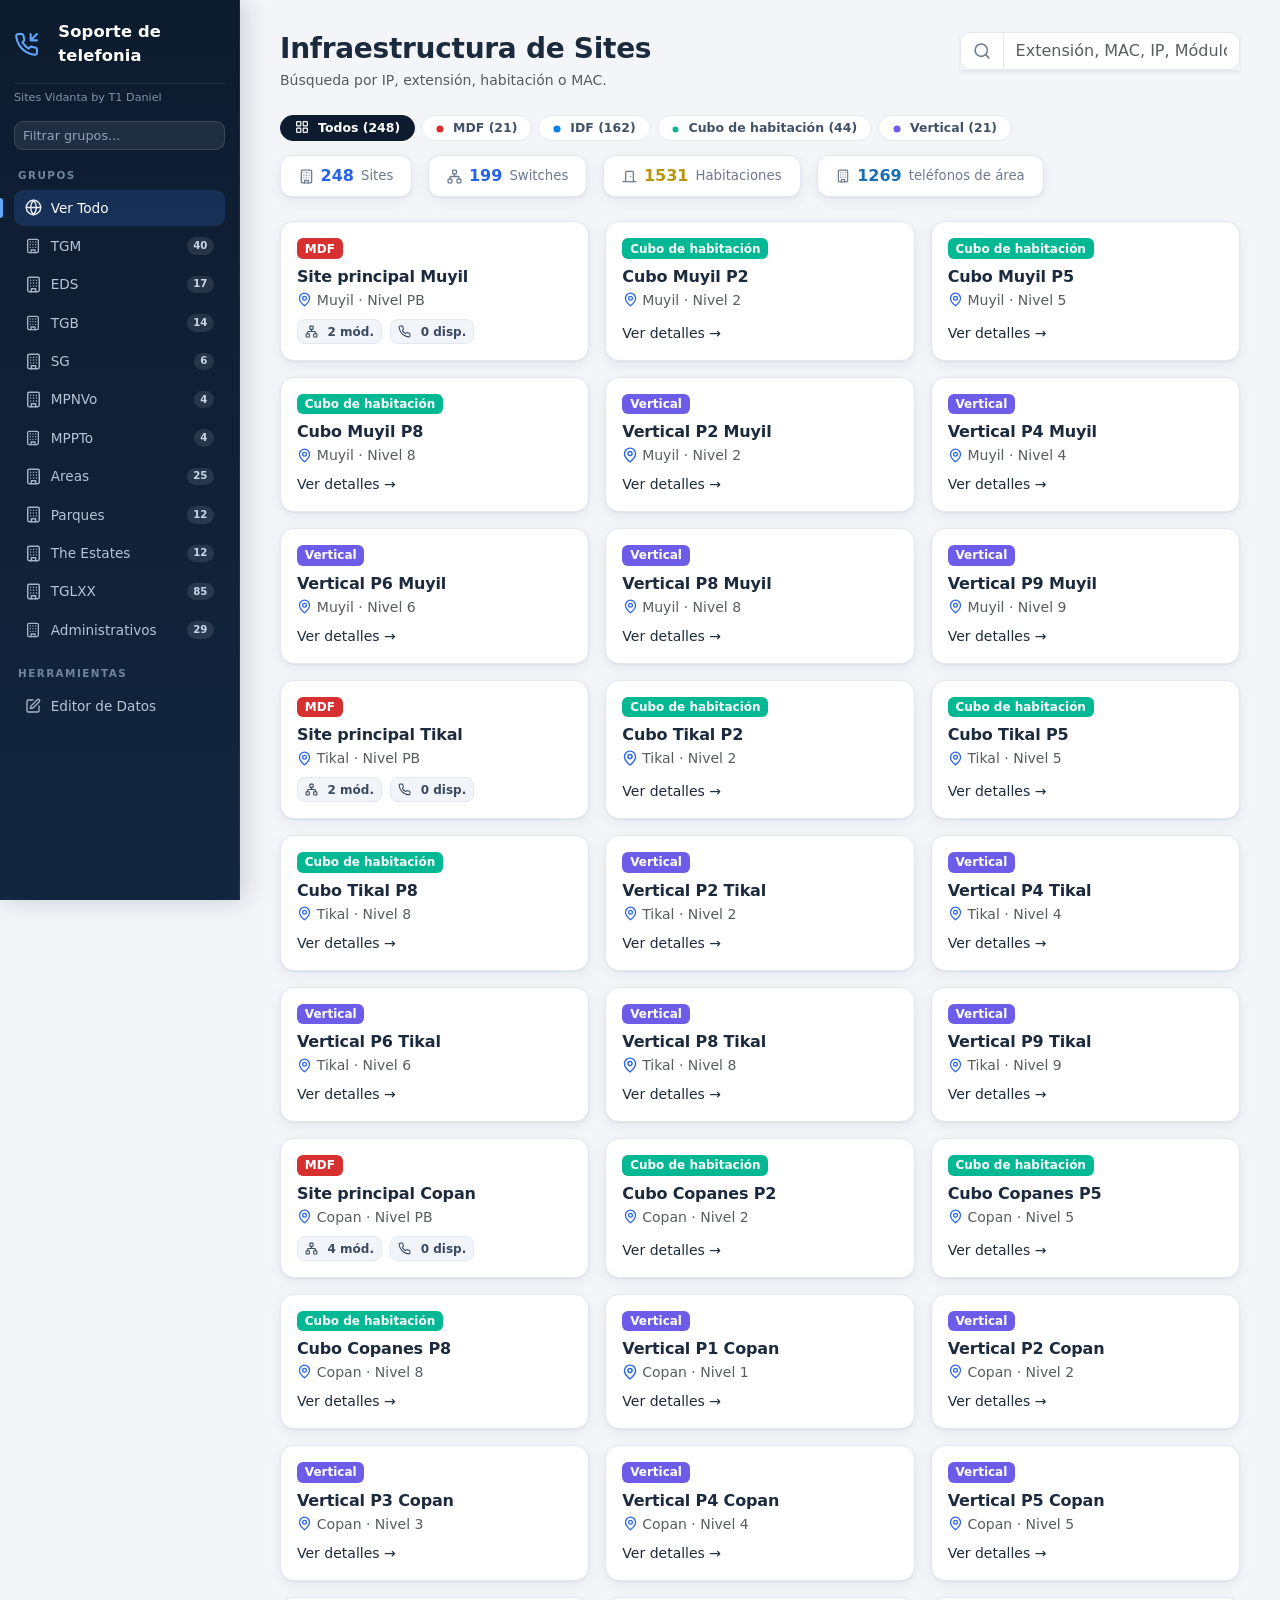
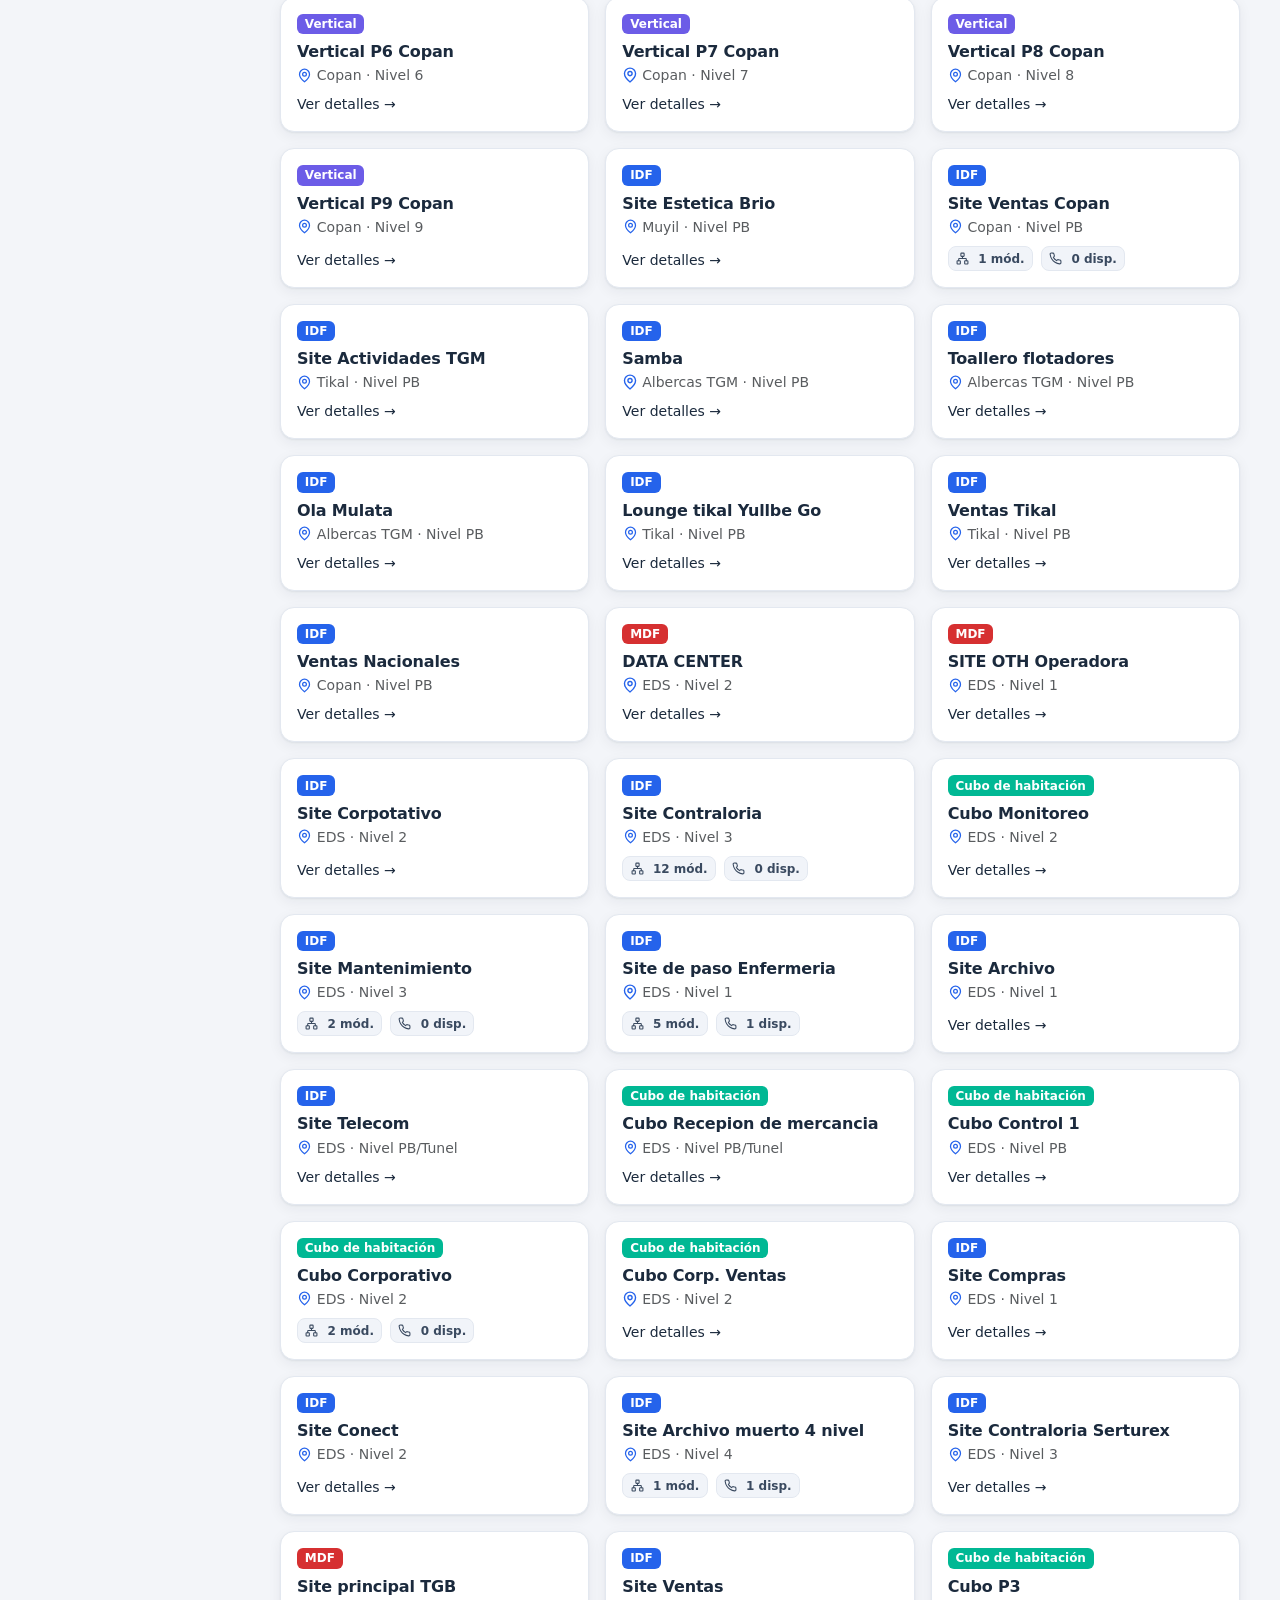
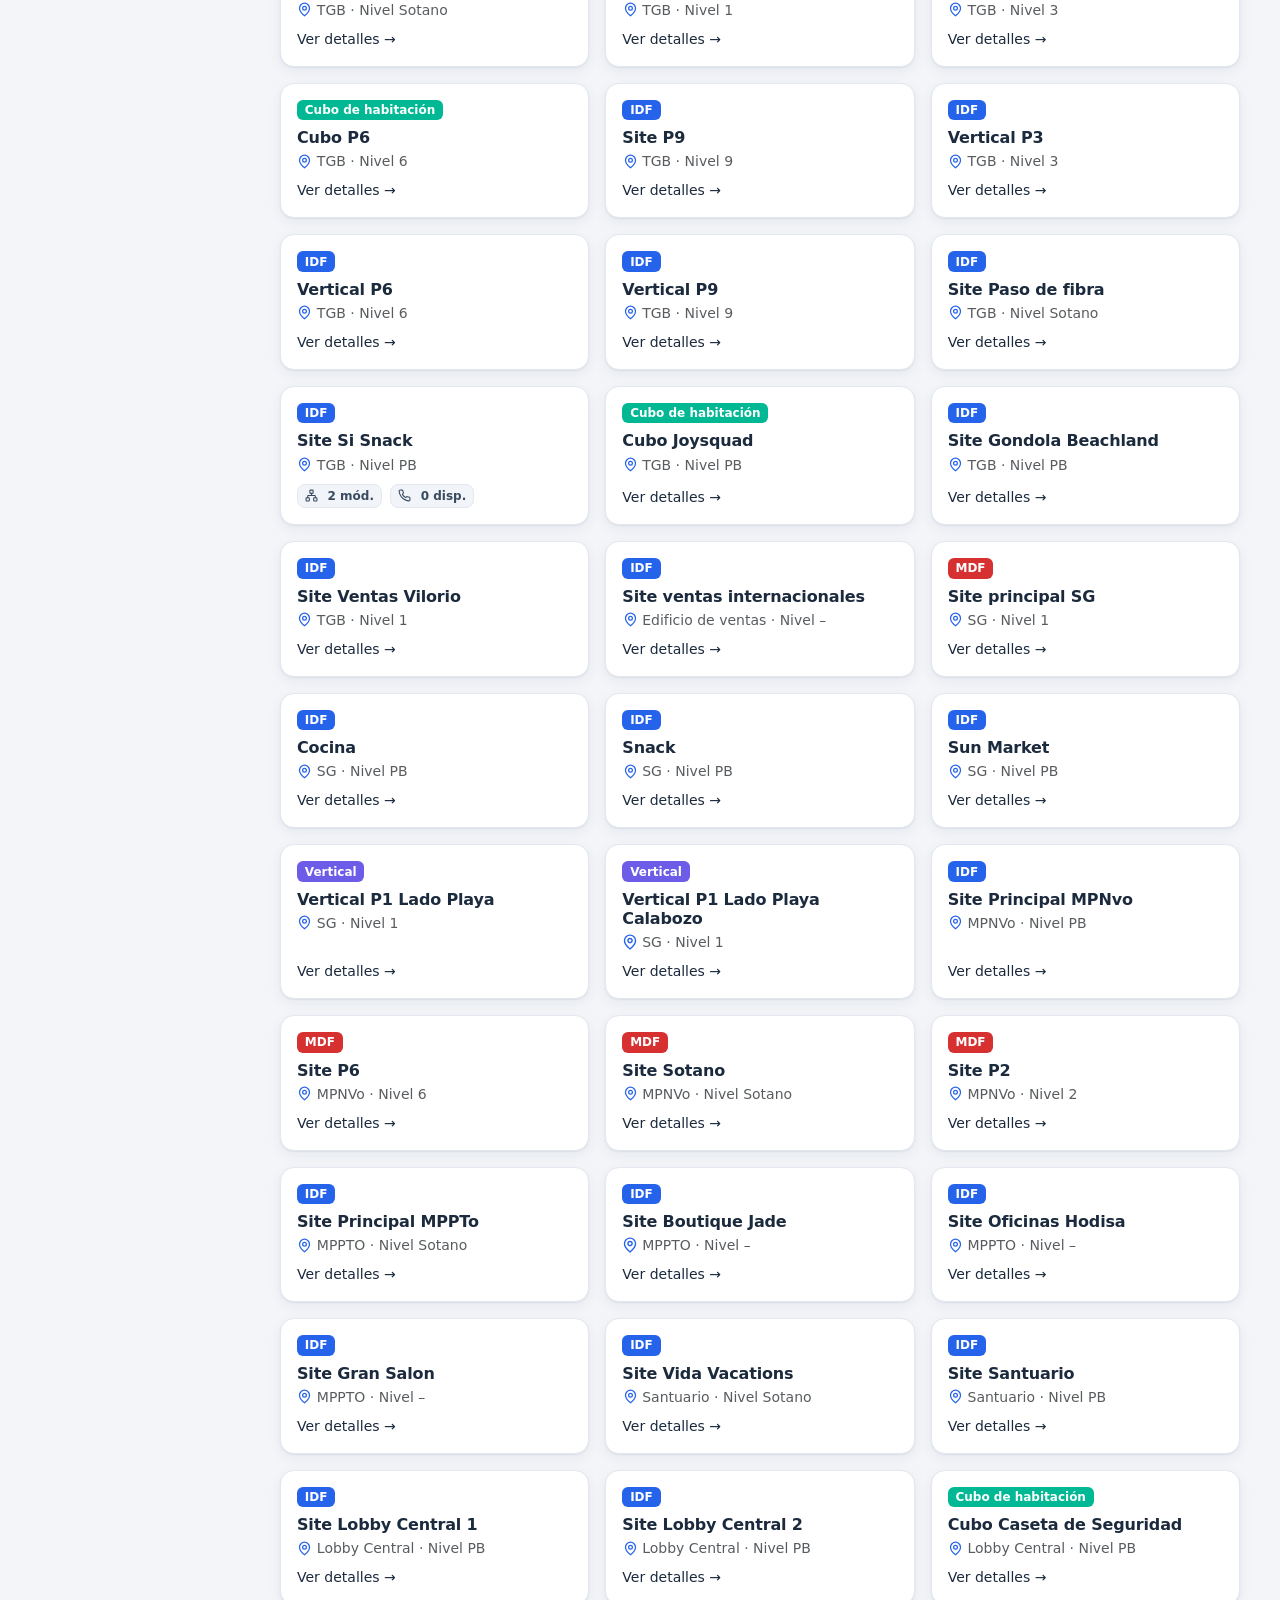
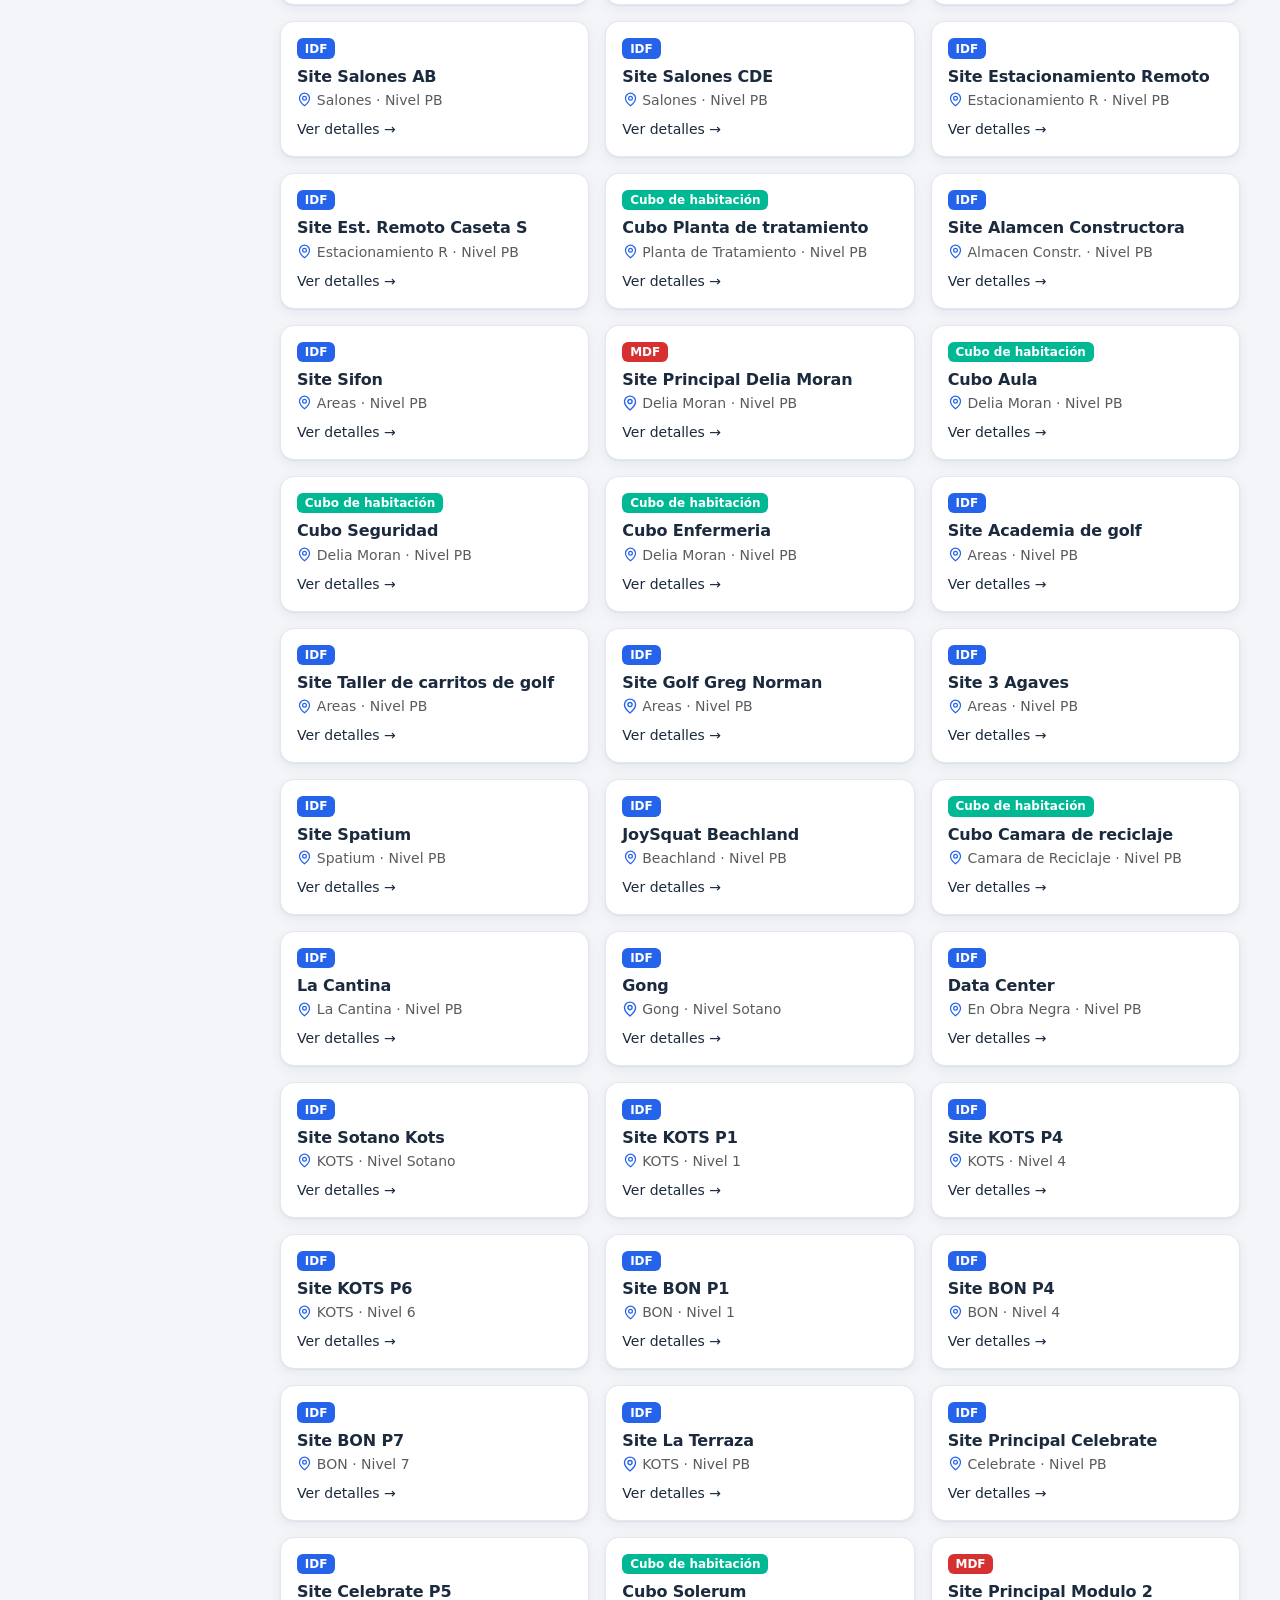
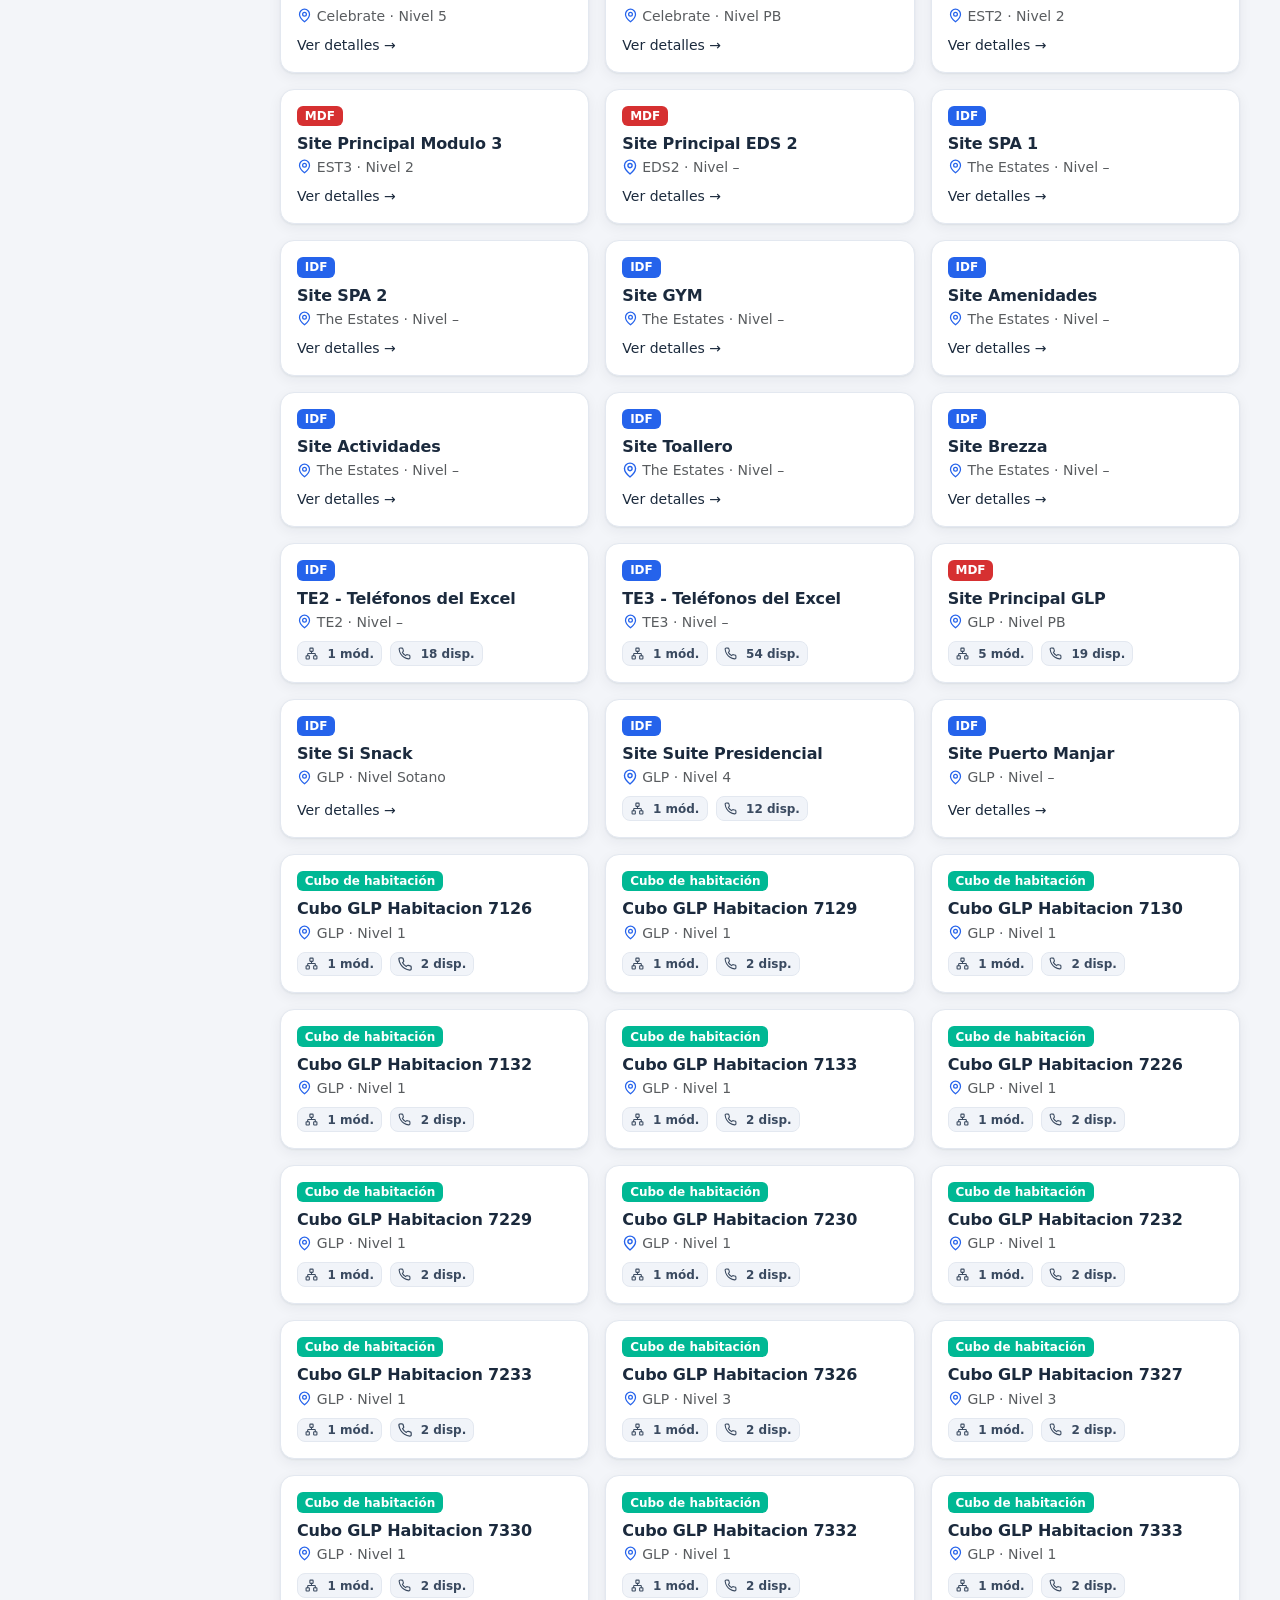
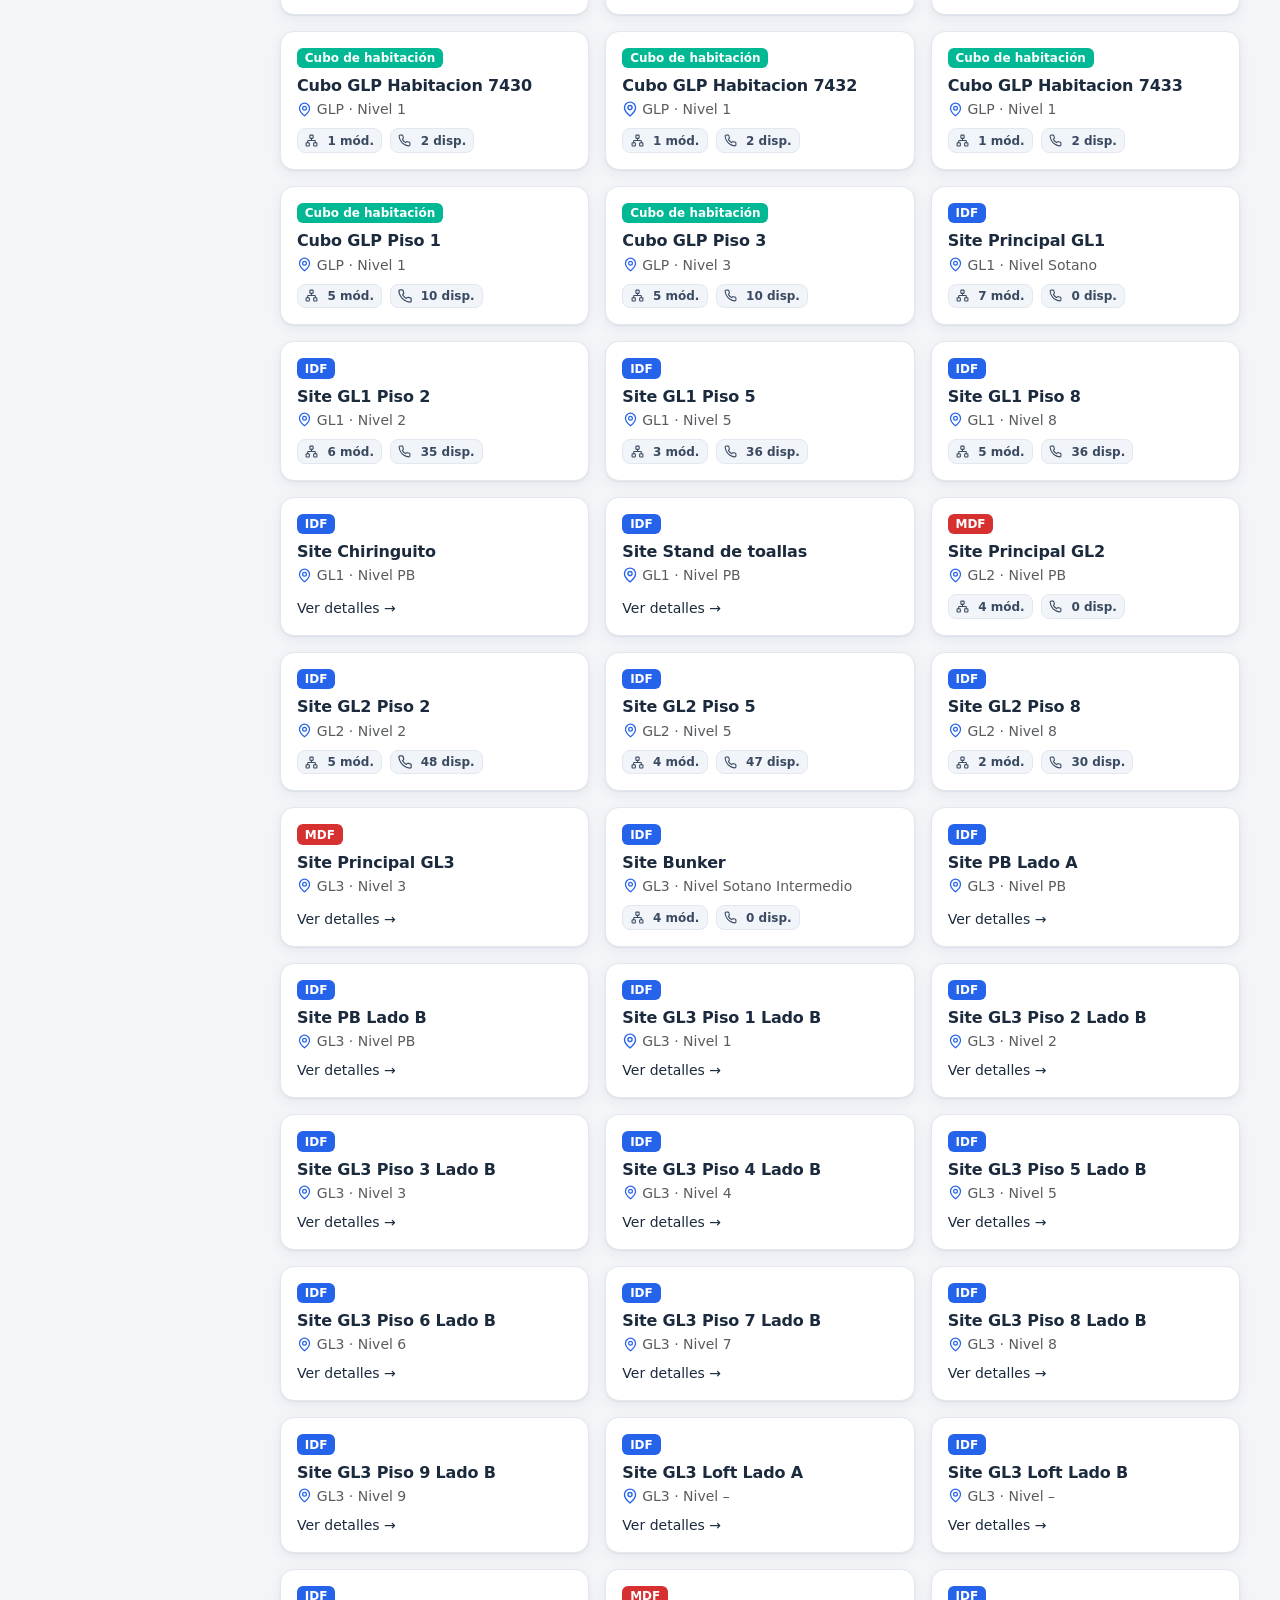
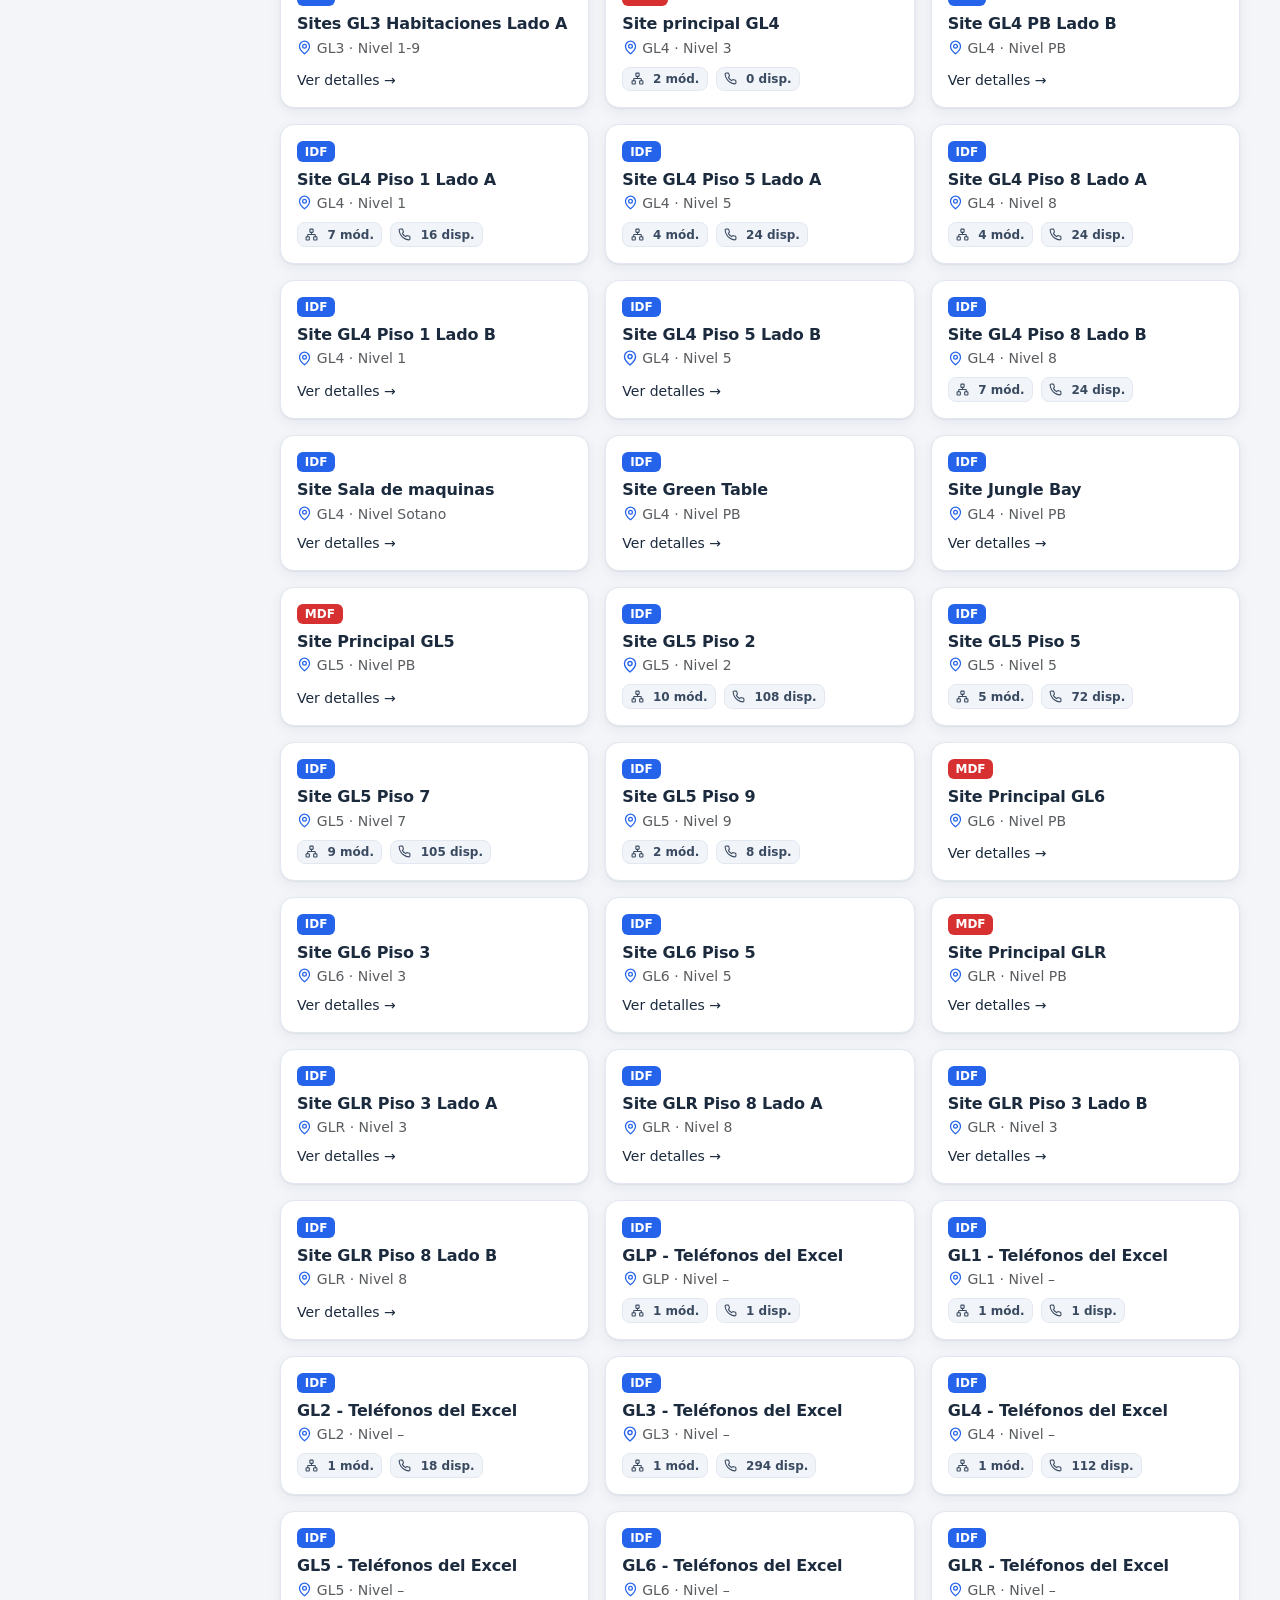
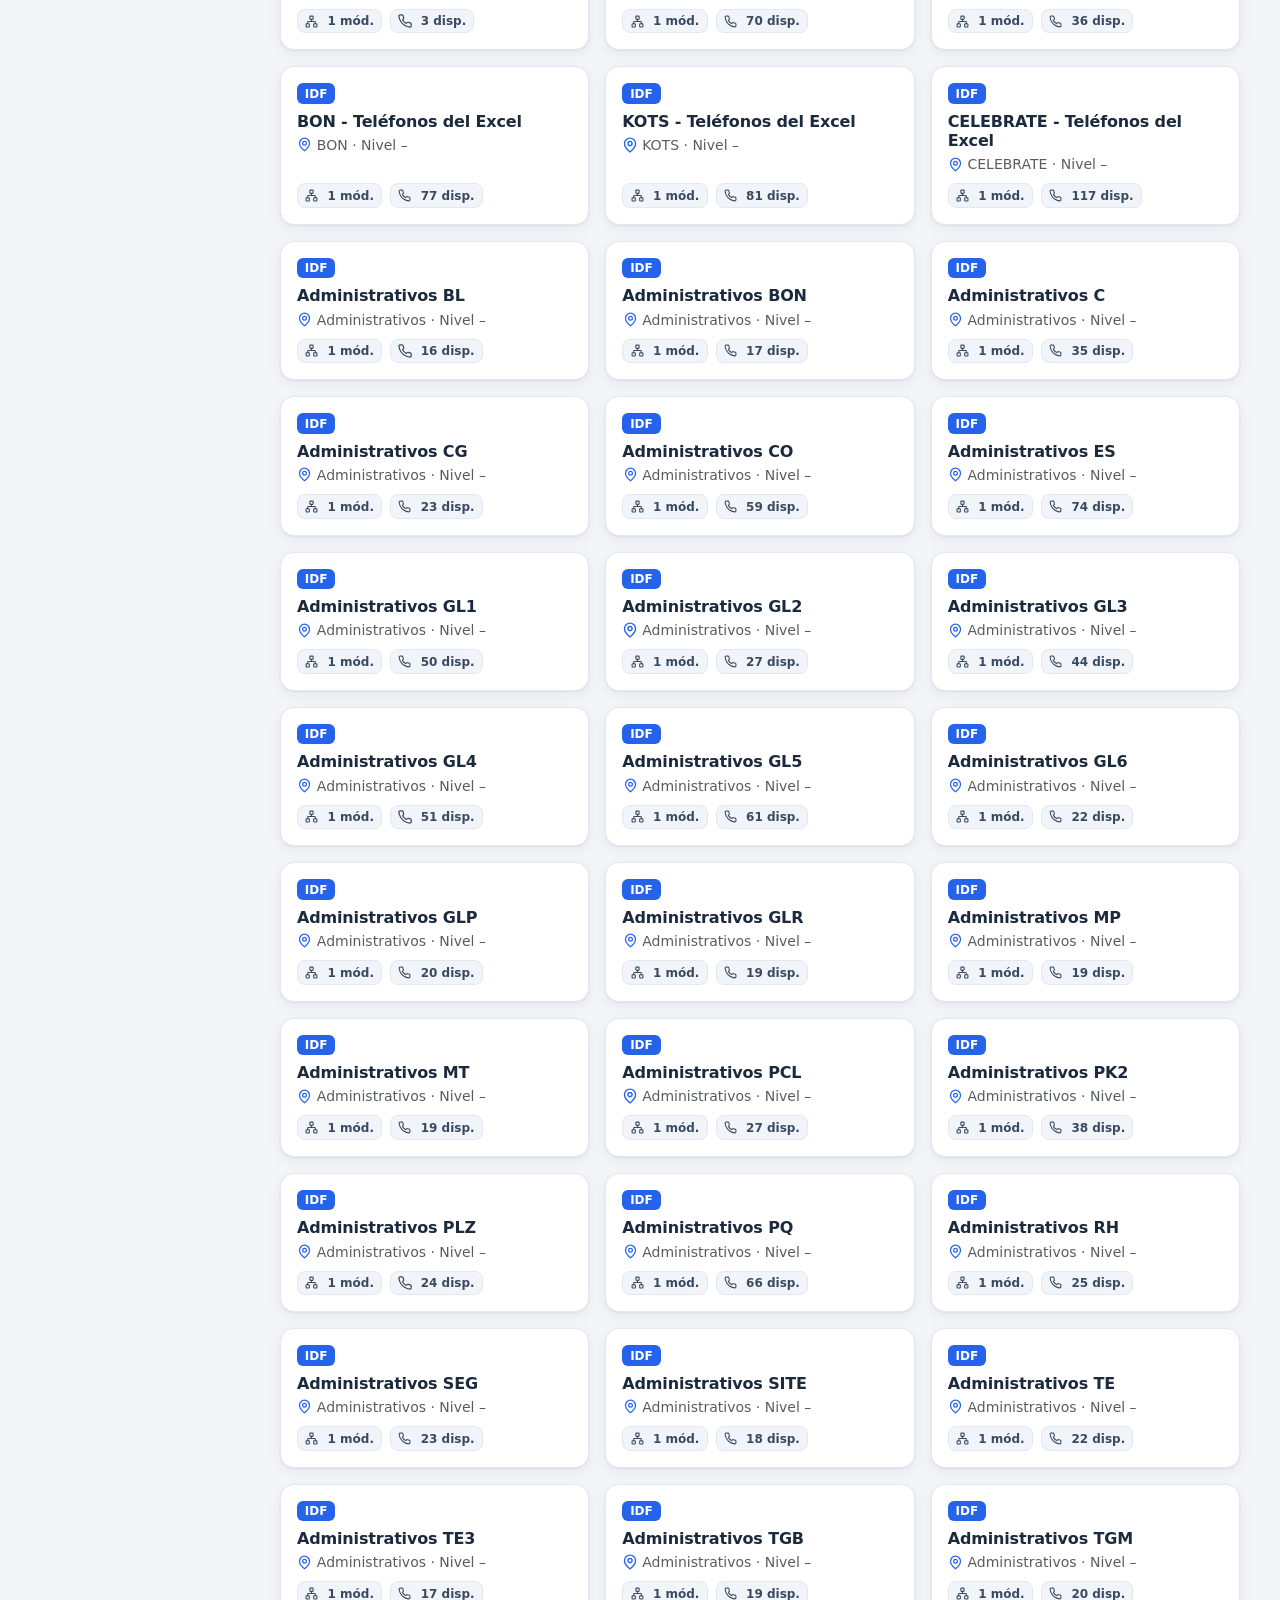
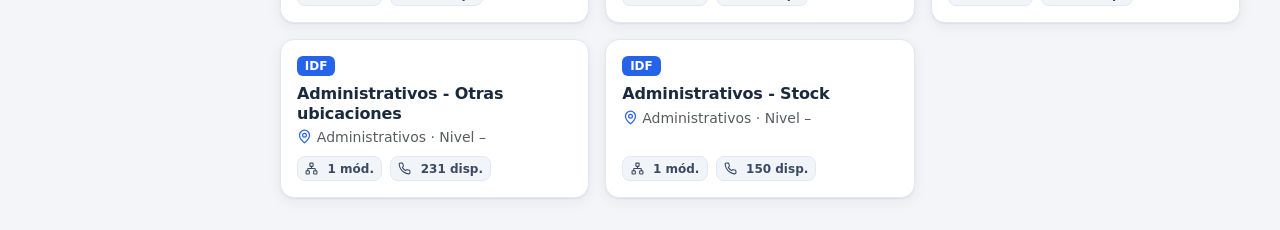
<file: Proyecto sites/index.html>
<!DOCTYPE html>
<html lang="es">
<head>
    <meta charset="UTF-8">
    <meta name="viewport" content="width=device-width, initial-scale=1.0">
    <title>Sistema de Gestión de Infraestructura - Vidanta</title>
    <link href="https://cdn.jsdelivr.net/npm/bootstrap@5.3.0/dist/css/bootstrap.min.css" rel="stylesheet">
    <link href="https://cdn.jsdelivr.net/npm/bootstrap-icons@1.11.3/font/bootstrap-icons.css" rel="stylesheet">
    <style>
        :root { --dark-bg: #1e272e; --accent: #0984e3; --accent2: #00b894; --purple: #6c5ce7; }
        body { background-color: #f1f3f6; font-family: 'Segoe UI', sans-serif; }

        /* Estilos Sidebar */
        .sidebar {
            background: var(--dark-bg); color: white; min-height: 100vh;
            position: fixed; width: 240px; padding: 20px 14px; z-index: 1000; overflow-y: auto;
        }
        .sidebar .brand { font-size: 1.1rem; font-weight: 700; margin-bottom: 4px; display: flex; align-items: center; }
        .sidebar .version { font-size: 0.7rem; color: #636e72; margin-bottom: 18px; }
        .nav-label { font-size: 0.65rem; color: #636e72; text-transform: uppercase; letter-spacing: 1px; margin: 14px 0 6px; }
        .nav-btn {
            display: flex; align-items: center; gap: 9px; width: 100%; text-align: left; background: transparent;
            border: none; color: #b2bec3; padding: 7px 10px; border-radius: 8px;
            font-size: 0.85rem; cursor: pointer; transition: 0.15s; margin-bottom: 2px;
        }
        .nav-btn i { font-size: 0.95rem; width: 16px; text-align: center; opacity: 0.85; }
        .nav-btn .badge { margin-left: auto; }
        .nav-btn:hover, .nav-btn.active { background: rgba(255,255,255,0.1); color: white; }

        /* Contenido Principal */
        .main-content { margin-left: 240px; padding: 30px 36px; }

        /* Card Site */
        .card-site {
            cursor: pointer; transition: 0.2s; border: none; border-radius: 14px; background: white;
            overflow: hidden; 
        }
        .card-site:hover { transform: translateY(-4px); box-shadow: 0 12px 24px rgba(0,0,0,0.1); }
        
        /* Estilos para la imagen del Site en el Modal */
        .img-container-site {
            width: 100%;
            height: 400px;
            background-color: #2d3436; 
            border-radius: 12px;
            overflow: hidden;
            margin-bottom: 20px;
            border: 1px solid #dee2e6;
            display: flex;
            align-items: center;
            justify-content: center;
        }

        .img-container-site img {
            max-width: 100%;
            max-height: 100%;
            object-fit: contain; 
            transition: transform 0.3s ease;
        }
        .img-container-site:hover img { transform: scale(1.05); }

        .badge-mdf      { background-color: #d63031; }
        .badge-idf      { background-color: var(--accent); }
        .badge-cubo     { background-color: var(--accent2); }
        .badge-vertical { background-color: var(--purple); }

        .switch-card {
            border: 2px solid #dfe6e9; border-radius: 12px; padding: 13px 16px;
            cursor: pointer; transition: 0.15s; background: white; margin-bottom: 10px;
            user-select: none;
        }
        .switch-card:hover { border-color: var(--accent); background: #f0f7ff; transform: translateX(3px); }
        .sw-ip   { font-family: monospace; font-size: 1rem; font-weight: 700; color: var(--accent); }
        .sw-sub  { font-family: monospace; font-size: 0.8rem; color: #6c5ce7; font-weight: 600; }
        .sw-count { font-size: 0.78rem; color: #636e72; }

        .device-table thead { background: #2d3436; color: white; font-size: 0.8rem; }
        .device-table td   { vertical-align: middle; font-size: 0.82rem; }
        
        /* Etiquetas para diferenciar Habitación / Área visualmente sin usar columna Tipo */
        .ext-hab  { background: #fdcb6e; color: #2d3436; font-weight: 700; border-radius: 6px; padding: 2px 8px; font-size: 0.78rem; }
        .ext-area { background: #dfe6e9; color: #2d3436; font-weight: 700; border-radius: 6px; padding: 2px 8px; font-size: 0.76rem; border: 1px solid #b2bec3; }
        
        .mac-code   { font-family: monospace; font-size: 0.74rem; color: #636e72; }
        .port-badge { background: #00b894; color: white; border-radius: 4px; padding: 1px 7px; font-size: 0.74rem; font-family: monospace; }

        .breadcrumb-bar {
            background: #f8f9fa; border-radius: 8px; padding: 9px 14px; margin-bottom: 16px;
            font-size: 0.8rem; color: #636e72; }
        .breadcrumb-bar .sep  { margin: 0 6px; color: #b2bec3; }
        .breadcrumb-bar .cur  { color: var(--accent); font-weight: 600; }
        .breadcrumb-bar .lnk  { cursor: pointer; text-decoration: underline; }
        .breadcrumb-bar .lnk:hover { color: var(--accent); }

        .btn-back { background: #f1f3f6; border: 1px solid #dfe6e9; border-radius: 8px; padding: 5px 14px; font-size: 0.82rem; cursor: pointer; }
        .btn-back:hover { background: #dfe6e9; }

        .stats-pill {
            background: white; border-radius: 10px; padding: 8px 18px;
            display: inline-flex; align-items: center; gap: 7px;
            box-shadow: 0 2px 8px rgba(0,0,0,0.06); font-size: 0.83rem;
        }
        .stats-pill .num { font-weight: 700; font-size: 1rem; color: var(--accent); }
        .stats-pill.s-hab .num { color: #b7950b; }
        .stats-pill.s-area .num { color: #1a6fb0; }

        /* Filtros de V2 */
        .filter-tabs { display: flex; gap: 6px; flex-wrap: wrap; margin-bottom: 12px; }
        .ftab { border: 1px solid #dfe6e9; background: white; border-radius: 20px; padding: 3px 14px; font-size: 0.78rem; cursor: pointer; transition: 0.15s; }
        .ftab i, .badge i, .section-title i, .empty-state .icon i { margin-right: 5px; }
        .ftab:hover { border-color: var(--accent); }
        .ftab.active          { background: #2d3436; color: white; border-color: #2d3436; }
        .ftab.f-hab.active    { background: #b7950b; color: white; border-color: #b7950b; }
        .ftab.f-area.active   { background: #1a6fb0; color: white; border-color: #1a6fb0; }
        .ftab.ftab-mdf.active      { background: #d63031; border-color: #d63031; }
        .ftab.ftab-idf.active      { background: var(--accent); border-color: var(--accent); }
        .ftab.ftab-cubo.active     { background: var(--accent2); border-color: var(--accent2); }
        .ftab.ftab-vertical.active { background: var(--purple); border-color: var(--purple); }
        #typeTabs { margin-bottom: 14px; }

        .matriz-table { font-size: 0.7rem; }
        .matriz-table td { width: 40px; height: 28px; vertical-align: middle; }
        .occupied { background-color: #ffeaa7 !important; font-weight: bold; color: #d63031; }

        .empty-state { text-align: center; padding: 50px 20px; color: #b2bec3; }
        .empty-state .icon { font-size: 3rem; margin-bottom: 10px; }
        .section-title { font-size: 0.9rem; font-weight: 700; border-bottom: 2px solid #f1f3f6; padding-bottom: 8px; margin-bottom: 14px; margin-top: 4px; }
    </style>
    <link rel="stylesheet" href="estilo.css">
</head>
<body>
<script src="datos.js"></script>
<script>
/* Respaldo: si no existe datos.js, intenta con datos_.js (nombre alterno) */
if (typeof dataSites === 'undefined') {
    document.write('<script src="datos_.js"><\/script>');
}
</script>

<div class="sidebar">
    <div class="brand"><i class="bi bi-telephone-inbound me-2"></i>Soporte de telefonia</div>
    <div class="version">Sites Vidanta by T1 Daniel</div>
    <input type="text" id="sideSearch" class="form-control form-control-sm mb-3"
           placeholder="Filtrar grupos..." oninput="filterSidebar(this.value)"
           style="background:#646464;border-color:#4a6278;color:rgb(0, 0, 0);font-size:0.8rem">
    
    <div class="nav-label">Grupos</div>
    <div id="btnContainer">
        <button class="nav-btn active" onclick="renderAll(this)"><i class="bi bi-globe2"></i> Ver Todo</button>
    </div>
    
    <div class="nav-label" style="margin-top:18px">Herramientas</div>
    <a href="editor.html" class="nav-btn" style="text-decoration:none"><i class="bi bi-pencil-square"></i> Editor de Datos</a>
</div>

<div class="main-content">
    <div class="d-flex align-items-start justify-content-between mb-4 flex-wrap gap-3">
        <div>
            <h2 class="fw-bold mb-1" id="pageTitle">Infraestructura de Sites</h2>
            <p class="text-muted small mb-0">Búsqueda por IP, extensión, habitación o MAC.</p>
        </div>
        <div style="min-width:280px">
            <div class="input-group shadow-sm">
                <span class="input-group-text bg-white"><i class="bi bi-search"></i></span>
                <input type="text" id="globalSearch" class="form-control"
                       placeholder="Extensión, MAC, IP, Módulo..." oninput="smartSearch()">
            </div>
        </div>
    </div>
    <div class="filter-tabs" id="typeTabs"></div>
    <div class="d-flex gap-3 mb-4 flex-wrap" id="statsBar"></div>
    <div id="gridDisplay" class="row row-cols-1 row-cols-md-2 row-cols-xl-3 g-3"></div>
</div>

<div class="modal fade" id="detailModal" tabindex="-1" aria-hidden="true">
    <div class="modal-dialog modal-xl modal-dialog-centered modal-dialog-scrollable">
        <div class="modal-content">
            <div class="modal-header" style="background:#1e272e;color:white;">
                <h5 class="modal-title" id="mTitle">Detalle</h5>
                <button type="button" class="btn-close btn-close-white" data-bs-dismiss="modal"></button>
            </div>
            <div class="modal-body p-0">
                <div id="modalInner" style="padding:20px;"></div>
            </div>
        </div>
    </div>
</div>

<script src="https://cdn.jsdelivr.net/npm/bootstrap@5.3.0/dist/js/bootstrap.bundle.min.js"></script>
<script>

// ── ERROR VISIBLE (en vez de dejar la pantalla en blanco) ─────────────────
function mostrarErrorDatos(titulo, detalle, contenedorId) {
    const c = document.getElementById(contenedorId);
    if (!c) return;
    c.innerHTML = `<div class="col-12"><div class="alert alert-danger mb-0">
        <h5 class="alert-heading"><i class="bi bi-exclamation-triangle-fill me-2"></i>${titulo}</h5>
        <div>${detalle}</div></div></div>`;
}
const MSG_NO_DATOS = 'No se cargó la variable <code>dataSites</code>. Verifica que el archivo <code>datos.js</code> ' +
    'esté <b>en la misma carpeta</b> que este HTML y que se llame exactamente <code>datos.js</code> ' +
    '(sin guion bajo, sin “(1)”). Presiona Ctrl+F5 después de corregirlo.';

// ─── LOGIC HELPERS (From V2) ───────────────────────────────────────────────
function isHabitacion(ext) {
    if (!ext) return false;
    const s = String(parseInt(ext));
    if (s.length !== 5) return false;
    return s[0] === '1' || ['72','76','30','33'].includes(s.slice(0,2));
}
function tipoTel(ext) { return isHabitacion(ext) ? 'habitacion' : 'area'; }

// ─── TIPOS DE SITE (MDF / IDF / Cubo / Vertical) ───────────────────────────
const TIPOS_SITE = [
    { key: 'MDF',      label: 'MDF',                color: '#d63031' },
    { key: 'IDF',      label: 'IDF',                color: '#0984e3' },
    { key: 'Cubo',     label: 'Cubo de habitación',  color: '#00b894' },
    { key: 'Vertical', label: 'Vertical',            color: '#6c5ce7' }
];
function tipoInfo(tipo) {
    return TIPOS_SITE.find(t => t.key === tipo) || { key: tipo, label: tipo || '—', color: '#b2bec3' };
}
function tipoIconHTML(tipo, extraStyle) {
    const info = tipoInfo(tipo);
    return `<i class="bi bi-circle-fill" style="color:${info.color};font-size:0.55em;${extraStyle||''}"></i>`;
}
function tipoDe(site) { return site['Tipo de site'] || 'IDF'; }

// ─── GLOBAL STATE ──────────────────────────────────────────────────────────
let allData = [];
const siteMap = {};
let _uid = 0;
let currentBaseList = [];
let currentTypeFilter = 'all';
const bsModal = new bootstrap.Modal(document.getElementById('detailModal'));

// ─── INIT ──────────────────────────────────────────────────────────────────
function init() {
    Object.keys(dataSites).forEach(grupo => {
        dataSites[grupo].forEach(site => {
            site._group = grupo;
            site._id = ++_uid;
            siteMap[site._id] = site;
            allData.push(site);
        });
    });

    const btns = document.getElementById('btnContainer');
    Object.keys(dataSites).forEach(grupo => {
        const n = dataSites[grupo].length;
        const btn = document.createElement('button');
        btn.className = 'nav-btn';
        btn.innerHTML = `<i class="bi bi-building"></i> ${grupo} <span class="badge bg-secondary">${n}</span>`;
        btn.onclick = function() { filterBy(grupo, this); };
        btns.appendChild(btn);
    });

    currentBaseList = allData;
    applyTypeFilter();
}

// ─── FILTRO POR TIPO (MDF/IDF/Cubo/Vertical) ───────────────────────────────
function renderTypeTabs() {
    const wrap = document.getElementById('typeTabs');
    if (!wrap) return;
    wrap.style.display = 'flex';
    const counts = { all: currentBaseList.length };
    TIPOS_SITE.forEach(t => counts[t.key] = currentBaseList.filter(s => tipoDe(s) === t.key).length);

    let html = `<button class="ftab ${currentTypeFilter==='all'?'active':''}" data-t="all"><i class="bi bi-grid"></i> Todos (${counts.all})</button>`;
    TIPOS_SITE.forEach(t => {
        html += `<button class="ftab ftab-${t.key.toLowerCase()} ${currentTypeFilter===t.key?'active':''}" data-t="${t.key}">${tipoIconHTML(t.key)} ${t.label} (${counts[t.key]})</button>`;
    });
    wrap.innerHTML = html;

    wrap.querySelectorAll('.ftab').forEach(btn => {
        btn.addEventListener('click', () => {
            currentTypeFilter = btn.dataset.t;
            applyTypeFilter();
        });
    });
}

function applyTypeFilter() {
    renderTypeTabs();
    const list = currentTypeFilter === 'all' ? currentBaseList : currentBaseList.filter(s => tipoDe(s) === currentTypeFilter);
    render(list);
    updateStats(list);
}

// ─── RENDER SITE CARDS ─────────────────────────────────────────────────────
function render(data) {
    const grid = document.getElementById('gridDisplay');
    grid.innerHTML = '';
    if (!data.length) {
        grid.innerHTML = '<div class="col-12"><div class="empty-state"><div class="icon"><i class="bi bi-search"></i></div><div>Sin resultados</div></div></div>';
        return;
    }
    data.forEach(site => {
        const info = tipoInfo(tipoDe(site));
        const swN  = (site.switches || []).length;
        
        // Conteo con la regla: Habitaciones ÚNICAS, Áreas INDIVIDUALES
        const allDevs = (site.switches || []).flatMap(sw => sw.dispositivos || []);
        const habExts = new Set(allDevs.filter(d => (d.tipo_telefono || tipoTel(d.extension)) === 'habitacion').map(d => d.extension));
        const habN = habExts.size;
        const areaN = allDevs.filter(d => (d.tipo_telefono || tipoTel(d.extension)) === 'area').length;
        const totalDispVisual = habN + areaN;

        const col = document.createElement('div');
        col.className = 'col';
        col.innerHTML = `
            <div class="card card-site h-100 shadow-sm p-3">
                <div class="d-flex justify-content-between align-items-start mb-2">
                    <span class="badge badge-${info.key.toLowerCase()}">${info.label}</span>
                </div>
                <h6 class="fw-bold mb-1">${site.Nombre}</h6>
                <p class="small text-muted mb-2"><i class="bi bi-geo-alt"></i> ${site.Torre||site._group} · Nivel ${site["Piso / Nivel"]||'–'}</p>
                ${swN > 0
                    ? `<div class="d-flex gap-2 mt-auto flex-wrap">
                         <span class="badge bg-light text-dark border"><i class="bi bi-diagram-3"></i> ${swN} mód.</span>
                         <span class="badge bg-light text-dark border"><i class="bi bi-telephone"></i> ${totalDispVisual} disp.</span>
                       </div>`
                    : `<p class="small text-primary mb-0 mt-auto">Ver detalles →</p>`}
            </div>`;
        col.querySelector('.card-site').addEventListener('click', () => openSite(site._id));
        grid.appendChild(col);
    });
}

// ─── SMART SEARCH (From Index) ─────────────────────────────────────────────
function smartSearch() {
    const q = document.getElementById('globalSearch').value.toLowerCase().trim();
    const grid = document.getElementById('gridDisplay');
    
    if (!q) {
        applyTypeFilter();
        document.getElementById('pageTitle').innerText = 'Infraestructura de Sites';
        return;
    }
    document.getElementById('typeTabs').style.display = 'none';

    let matchedDevices = [];
    allData.forEach(site => {
        (site.switches || []).forEach(sw => {
            (sw.dispositivos || []).forEach(dev => {
                const devString = JSON.stringify(dev).toLowerCase();
                if (devString.includes(q)) {
                    matchedDevices.push({
                        ...dev,
                        _siteName: site.Nombre,
                        _siteId: site._id,
                        _swIp: sw.ip,
                        _modulo: sw.prefijo_puerto,
                        _tipo: dev.tipo_telefono || tipoTel(dev.extension)
                    });
                }
            });
        });
    });

    if (matchedDevices.length > 0) {
        document.getElementById('pageTitle').innerText = `Dispositivos encontrados: ${matchedDevices.length}`;
        renderDeepResults(matchedDevices);
    } else {
        const filteredSites = allData.filter(s => JSON.stringify(s).toLowerCase().includes(q));
        render(filteredSites);
        document.getElementById('pageTitle').innerText = `Sites encontrados: "${q}"`;
    }
}

function renderDeepResults(devices) {
    const grid = document.getElementById('gridDisplay');
    grid.innerHTML = `
        <div class="col-12">
            <div class="card shadow-sm p-3">
                <div class="table-responsive">
                    <table class="table table-sm table-hover device-table">
                        <thead>
                            <tr>
                                <th>Site / Switch</th>
                                <th>Piso</th>
                                <th>Extensión</th>
                                <th>Puerto</th>
                                <th>Módulo</th>
                                <th>Modelo</th>
                                <th>Serie</th>
                                <th>MACs</th>
                            </tr>
                        </thead>
                        <tbody id="deepTableBody"></tbody>
                    </table>
                </div>
            </div>
        </div>`;

    const tbody = document.getElementById('deepTableBody');
    devices.forEach(d => {
        const tr = document.createElement('tr');
        tr.style.cursor = "pointer";
        const isH = d._tipo === 'habitacion';
        const badgeClass = isH ? 'ext-hab' : 'ext-area';
        
        tr.innerHTML = `
            <td>
                <div class="fw-bold text-primary">${d._siteName}</div>
                <div class="small text-muted">${d._swIp}</div>
            </td>
            <td>${d.piso || '–'}</td>
            <td><span class="${badgeClass}">${d.extension || '–'}</span></td>
            <td><span class="port-badge">${d.puerto || '–'}</span></td>
            <td>${d._modulo && d._modulo!=='–' ? `<code>${d._modulo}/x</code>` : '–'}</td>
            <td>${d.modelo || '–'}</td>
            <td class="mono">${d.serie || '–'}</td>
            <td class="mac-code">
                ${d.mac_avaya ? `<div>A: ${d.mac_avaya}</div>` : ''}
                ${d.mac_cisco ? `<div>C: ${d.mac_cisco}</div>` : ''}
            </td>
        `;
        tr.onclick = () => openSwitch(d._siteId, d._swIp);
        tbody.appendChild(tr);
    });
}

// ─── OPEN SITE (Images logic from Index) ───────────────────────────────────
function openSite(siteId) {
    const site = siteMap[siteId];
    if (!site) return;
    
    const nombreArchivo = site.Imagen || "site-imagen.jpg";
    const imagePath = `img-sites/${nombreArchivo}`; 

    let html = `
    <div class="breadcrumb-bar">
        <i class="bi bi-globe2"></i> Sites <span class="sep">›</span> ${site.Torre||site._group}
        <span class="sep">›</span> <span class="cur">${site.Nombre}</span>
    </div>

    <div class="img-container-site">
        <img src="${imagePath}" 
             alt="Imagen de ${site.Nombre}" 
             onerror="this.src='https://via.placeholder.com/800x400?text=Imagen+No+Encontrada+en+Carpeta'">
    </div>

    <div class="row mb-4 g-3">
        <div class="col-md-6">
            <div class="p-3 rounded" style="background:#f8f9fa">
                <div class="small text-muted mb-1">Ubicación exacta</div>
                <div class="fw-semibold">${site["Ubicación exacta"]||'–'}</div>
            </div>
        </div>
        <div class="col-md-3">
            <div class="p-3 rounded" style="background:#f8f9fa">
                <div class="small text-muted mb-1">Tipo de llave</div>
                <div class="fw-semibold">${site["Tipo de llave"]||'–'}</div>
            </div>
        </div>
        <div class="col-md-3">
            <div class="p-3 rounded" style="background:#f8f9fa">
                <div class="small text-muted mb-1">Equipos principales</div>
                <div class="fw-semibold">${site["Equipos principales"]||'–'}</div>
            </div>
        </div>
        ${site.Comentarios ? `
        <div class="col-12">
            <div class="p-3 rounded border-start border-3 border-warning" style="background:#fffbf0">
                <div class="small text-muted mb-1"><i class="bi bi-exclamation-triangle"></i> Nota</div>
                <div class="small">${site.Comentarios}</div>
            </div>
        </div>` : ''}
    </div>`;

    if (site["Tipo de site"] === "Vertical") html += buildMatriz(site);
    if (site.EquiposDetalle?.length)         html += buildEquiposDetalle(site.EquiposDetalle);
    if (site.switches?.length)               html += `<div id="switchListWrap"></div>`;
    
    const info = tipoInfo(tipoDe(site));
    document.getElementById('mTitle').innerHTML = `${site.Nombre} <span class="badge badge-${info.key.toLowerCase()} ms-2" style="font-size:0.65rem">${info.label}</span>`;
    const inner = document.getElementById('modalInner');
    inner.innerHTML = html;
    
    if (site.switches?.length) renderSwitchCards(site);
    bsModal.show();
}

function renderSwitchCards(site) {
    const wrap = document.getElementById('switchListWrap');
    if (!wrap) return;

    const byIp = {};
    (site.switches || []).forEach(sw => {
        if (!byIp[sw.ip]) byIp[sw.ip] = [];
        byIp[sw.ip].push(sw);
    });

    let html = `<div class="section-title"><i class="bi bi-diagram-3"></i> Switches del Site</div><div class="row g-2">`;
    Object.entries(byIp).forEach(([ip, swList]) => {
        const allDevs = swList.flatMap(sw => sw.dispositivos || []);
        const allExts = [...new Set(allDevs.map(d => d.extension).filter(Boolean))];
        const preview = allExts.slice(0,5).join(', ') + (allExts.length>5?` +${allExts.length-5}`:'');
        const multiMod = swList.length > 1;
        const modulos  = swList.map(sw => sw.prefijo_puerto+'/x').join(', ');
        
        html += `
        <div class="col-md-6">
            <div class="switch-card" data-site="${site._id}" data-ip="${ip}">
                <div class="d-flex align-items-center">
                    <i class="bi bi-hdd-network" style="font-size:1.4rem;margin-right:12px;color:var(--accent)"></i>
                    <div class="flex-grow-1">
                        <div class="sw-ip">${ip}</div>
                        ${multiMod ? `<div class="sw-sub">Módulos: ${modulos}</div>` : ''}
                        <div class="sw-count">${allDevs.length} dispositivo${allDevs.length!==1?'s':''} enlazados</div>
                        ${preview ? `<div class="sw-count mt-1"><i class="bi bi-house"></i> ${preview}</div>` : ''}
                    </div>
                    <span style="font-size:1.3rem;color:#b2bec3">›</span>
                </div>
            </div>
        </div>`;
    });
    html += `</div>`;
    wrap.innerHTML = html;

    wrap.querySelectorAll('.switch-card').forEach(card => {
        card.addEventListener('click', () => openSwitch(parseInt(card.dataset.site), card.dataset.ip));
    });
}

// ─── OPEN SWITCH (Logic combined: Filters from V2, no type column) ─────────
function openSwitch(siteId, ip) {
    const site = siteMap[siteId];
    if (!site) return;

    const allForIp = (site.switches || []).filter(sw => sw.ip === ip);
    const allDevices = allForIp.flatMap(sw =>
        (sw.dispositivos || []).map(d => ({ ...d, _modulo: sw.prefijo_puerto, _tipo: d.tipo_telefono || tipoTel(d.extension) }))
    );

    // Cálculos siguiendo la regla de negocio
    const habExts = new Set(allDevices.filter(d => d._tipo === 'habitacion').map(d => d.extension));
    const habN = habExts.size; 
    const areaN = allDevices.filter(d => d._tipo === 'area').length; 
    const multiMod = allForIp.length > 1;

    document.getElementById('mTitle').innerText = `Switch: ${ip}`;
    const inner = document.getElementById('modalInner');

    inner.innerHTML = `
    <div class="breadcrumb-bar">
        <i class="bi bi-globe2"></i> Sites <span class="sep">›</span>
        <span class="lnk" id="backToSite">${site.Nombre}</span>
        <span class="sep">›</span> <span class="cur"><i class="bi bi-hdd-network"></i> ${ip}</span>
    </div>
    <div class="d-flex align-items-center gap-3 mb-3 flex-wrap">
        <button class="btn-back" id="btnBackSite">← Volver al site</button>
        <div class="stats-pill s-hab"><i class="bi bi-door-closed"></i> <span class="num">${habN}</span> hab.</div>
        ${areaN ? `<div class="stats-pill s-area"><i class="bi bi-building"></i> <span class="num">${areaN}</span> áreas</div>` : ''}
        ${multiMod ? `<div class="stats-pill"><i class="bi bi-folder2"></i> <span class="num">${allForIp.length}</span> módulos</div>` : ''}
    </div>

    <div class="filter-tabs" id="filterTabs">
        <button class="ftab active" data-f="all">Todos (${allDevices.length})</button>
        <button class="ftab f-hab" data-f="habitacion"><i class="bi bi-door-closed"></i> Solo Habitaciones</button>
        ${areaN > 0 ? `<button class="ftab f-area" data-f="area"><i class="bi bi-building"></i> Solo Áreas</button>` : ''}
    </div>

    ${multiMod ? buildModuleTabs(allForIp) : ''}
    
    <div class="input-group mb-3" style="max-width:360px">
        <span class="input-group-text bg-white"><i class="bi bi-search"></i></span>
        <input type="text" id="swSearch" class="form-control" placeholder="Buscar extensión, MAC, puerto..." oninput="applyFilters()">
    </div>
    <div id="deviceTableWrap"></div>`;

    let activeF = 'all', activeMod = 'all';

    function applyFilters() {
        let devs = allDevices;
        if (activeF !== 'all') devs = devs.filter(d => d._tipo === activeF);
        if (activeMod !== 'all') devs = devs.filter(d => d._modulo === activeMod);
        const q = (document.getElementById('swSearch')?.value || '').toLowerCase();
        if (q) devs = devs.filter(d => JSON.stringify(d).toLowerCase().includes(q));
        document.getElementById('deviceTableWrap').innerHTML = buildDeviceTable(devs);
    }
    
    window.applyFilters = applyFilters;
    applyFilters(); // Initial render

    document.getElementById('btnBackSite').addEventListener('click', () => openSite(siteId));
    document.getElementById('backToSite').addEventListener('click', () => openSite(siteId));

    // Listeners para Pestañas de Filtro (Tipo)
    inner.querySelectorAll('.ftab').forEach(btn => {
        btn.addEventListener('click', () => {
            inner.querySelectorAll('.ftab').forEach(b => b.classList.remove('active'));
            btn.classList.add('active');
            activeF = btn.dataset.f;
            document.getElementById('swSearch').value = '';
            applyFilters();
        });
    });

    // Listeners para Pestañas de Módulos
    if (multiMod) {
        inner.querySelectorAll('.mod-tab').forEach(btn => {
            btn.addEventListener('click', () => {
                inner.querySelectorAll('.mod-tab').forEach(b => { b.classList.remove('btn-dark'); b.classList.add('btn-outline-secondary'); });
                btn.classList.remove('btn-outline-secondary'); btn.classList.add('btn-dark');
                activeMod = btn.dataset.modulo;
                document.getElementById('swSearch').value = '';
                applyFilters();
            });
        });
    }
    
    if (!bsModal._isShown) bsModal.show();
}

function buildModuleTabs(swList) {
    let html = `<div class="d-flex gap-2 mb-3 flex-wrap">
        <button class="btn btn-sm btn-dark mod-tab" data-modulo="all">Todos los Módulos</button>`;
    swList.forEach(sw => {
        html += `<button class="btn btn-sm btn-outline-secondary mod-tab" data-modulo="${sw.prefijo_puerto}">
                     Módulo ${sw.prefijo_puerto}/x
                     <span class="badge bg-secondary ms-1">${sw.dispositivos.length}</span>
                 </button>`;
    });
    html += `</div>`;
    return html;
}

function buildDeviceTable(dispositivos) {
    if (!dispositivos.length)
        return `<div class="empty-state"><div class="icon"><i class="bi bi-inbox"></i></div><div>Sin dispositivos para esta vista</div></div>`;

    const sorted = [...dispositivos].sort((a,b) => (a.extension||0)-(b.extension||0));
    
    // Sin columna 'Tipo'
    let html = `<div class="table-responsive"><table class="table table-sm table-hover device-table">
    <thead><tr><th>Piso</th><th>Extensión</th><th>Puerto SW</th><th>Módulo</th><th>Modelo</th><th>Serie</th><th>MACs</th></tr></thead><tbody>`;

    sorted.forEach(d => {
        const isH = d._tipo === 'habitacion';
        const badgeClass = isH ? 'ext-hab' : 'ext-area';
        
        html += `<tr>
            <td>${d.piso||'–'}</td>
            <td><span class="${badgeClass}">${d.extension||'–'}</span></td>
            <td><span class="port-badge">${d.puerto||'–'}</span></td>
            <td>${d._modulo && d._modulo!=='–' ? `<code>${d._modulo}/x</code>` : '–'}</td>
            <td>${d.modelo || '–'}</td>
            <td class="mono">${d.serie || '–'}</td>
            <td class="mac-code">
                ${d.mac_avaya ? `<div>A: ${d.mac_avaya}</div>` : ''}
                ${d.mac_cisco ? `<div>C: ${d.mac_cisco}</div>` : ''}
            </td>
        </tr>`;
    });
    html += `</tbody></table></div>`;
    return html;
}

// ─── MATRIX & EQUIPOS (From Index) ─────────────────────────────────────────
function buildMatriz(site) {
    let html = `<div class="section-title"><i class="bi bi-diagram-2"></i> Mapa de Conexión (Galletas)</div>
    <div class="table-responsive"><table class="table table-bordered matriz-table text-center">
    <thead class="table-dark"><tr><th>Fila</th>`;
    for (let g=1; g<=9; g++) html += `<th>G${g}</th>`;
    html += `</tr></thead><tbody>`;
    for (let f=1; f<=10; f++) {
        html += `<tr><td class="table-secondary fw-bold">${f}</td>`;
        for (let g=1; g<=9; g++) {
            const val = site.MatrizConexion?.['Galleta '+g]?.['Fila '+f] || '–';
            html += `<td class="${val!=='–'?'occupied':''}">${val}</td>`;
        }
        html += `</tr>`;
    }
    html += `</tbody></table></div>`;
    return html;
}

function buildEquiposDetalle(equipos) {
    let html = `<div class="section-title"><i class="bi bi-gear"></i> Equipos Principales</div>
    <div class="table-responsive"><table class="table table-sm table-hover">
    <thead class="table-dark"><tr><th>Tipo</th><th>Marca/Modelo</th><th>Hostname</th><th>IP</th><th>Puerto</th><th>Serie / ID</th><th>Estado</th></tr></thead><tbody>`;
    equipos.forEach(e => {
        html += `<tr>
            <td><span class="badge bg-secondary">${e.Tipo||'–'}</span></td>
            <td class="small">${e.Marca||''} ${e.Modelo||''}</td>
            <td class="fw-semibold">${e.Hostname||'–'}</td>
            <td class="text-primary font-monospace small">${e.IP||'–'}</td>
            <td class="font-monospace small">${e.Puerto||'–'}</td>
            <td class="font-monospace small">${e.Serie||'–'}${e.ID?`<div class="text-muted">ID ${e.ID}</div>`:''}</td>
            <td class="small ${e.Estado==='Activo'?'text-success':'text-secondary'}">${e.Estado||'–'}</td>
        </tr>`;
    });
    html += `</tbody></table></div>`;
    return html;
}

// ─── NAV HELPERS ───────────────────────────────────────────────────────────
function renderAll(btn) {
    document.getElementById('globalSearch').value = '';
    document.getElementById('pageTitle').innerText = 'Infraestructura de Sites';
    currentBaseList = allData; currentTypeFilter = 'all';
    applyTypeFilter(); setActive(btn);
}

function filterBy(grupo, btn) {
    document.getElementById('globalSearch').value = '';
    document.getElementById('pageTitle').innerText = grupo;
    currentBaseList = dataSites[grupo] || []; currentTypeFilter = 'all';
    applyTypeFilter(); setActive(btn);
}

function setActive(btn) {
    document.querySelectorAll('.nav-btn').forEach(b => b.classList.remove('active'));
    if (btn) btn.classList.add('active');
}

function filterSidebar(q) {
    document.querySelectorAll('#btnContainer .nav-btn').forEach(b => {
        b.style.display = b.innerText.toLowerCase().includes(q.toLowerCase()) ? '' : 'none';
    });
}

function updateStats(data) {
    const allDevs = data.flatMap(s => (s.switches || []).flatMap(sw => sw.dispositivos || []));
    const swN = data.reduce((a,s) => a + (s.switches?.length||0), 0);
    
    const habExts = new Set(allDevs.filter(d => (d.tipo_telefono || tipoTel(d.extension)) === 'habitacion').map(d => d.extension));
    const habN = habExts.size;
    const areaN = allDevs.filter(d => (d.tipo_telefono || tipoTel(d.extension)) === 'area').length;

    document.getElementById('statsBar').innerHTML = `
        <div class="stats-pill"><i class="bi bi-building"></i> <span class="num">${data.length}</span> Sites</div>
        <div class="stats-pill"><i class="bi bi-diagram-3"></i> <span class="num">${swN}</span> Switches</div>
        <div class="stats-pill s-hab"><i class="bi bi-door-closed"></i> <span class="num">${habN}</span> Habitaciones</div>
        ${areaN > 0 ? `<div class="stats-pill s-area"><i class="bi bi-building"></i> <span class="num">${areaN}</span> teléfonos de área</div>` : ''}`;
}

document.addEventListener('DOMContentLoaded', () => {
    if (typeof dataSites === 'undefined') {
        console.error('No se encontró la variable dataSites.');
        mostrarErrorDatos('No se pudieron cargar los datos', MSG_NO_DATOS, 'gridDisplay');
        return;
    }
    try { init(); }
    catch (err) {
        console.error(err);
        mostrarErrorDatos('Error al iniciar el visor', 'Detalle: <code>' + String(err.message).replace(/</g,'&lt;') + '</code>', 'gridDisplay');
    }
});
</script>
</body>
</html>
</file>
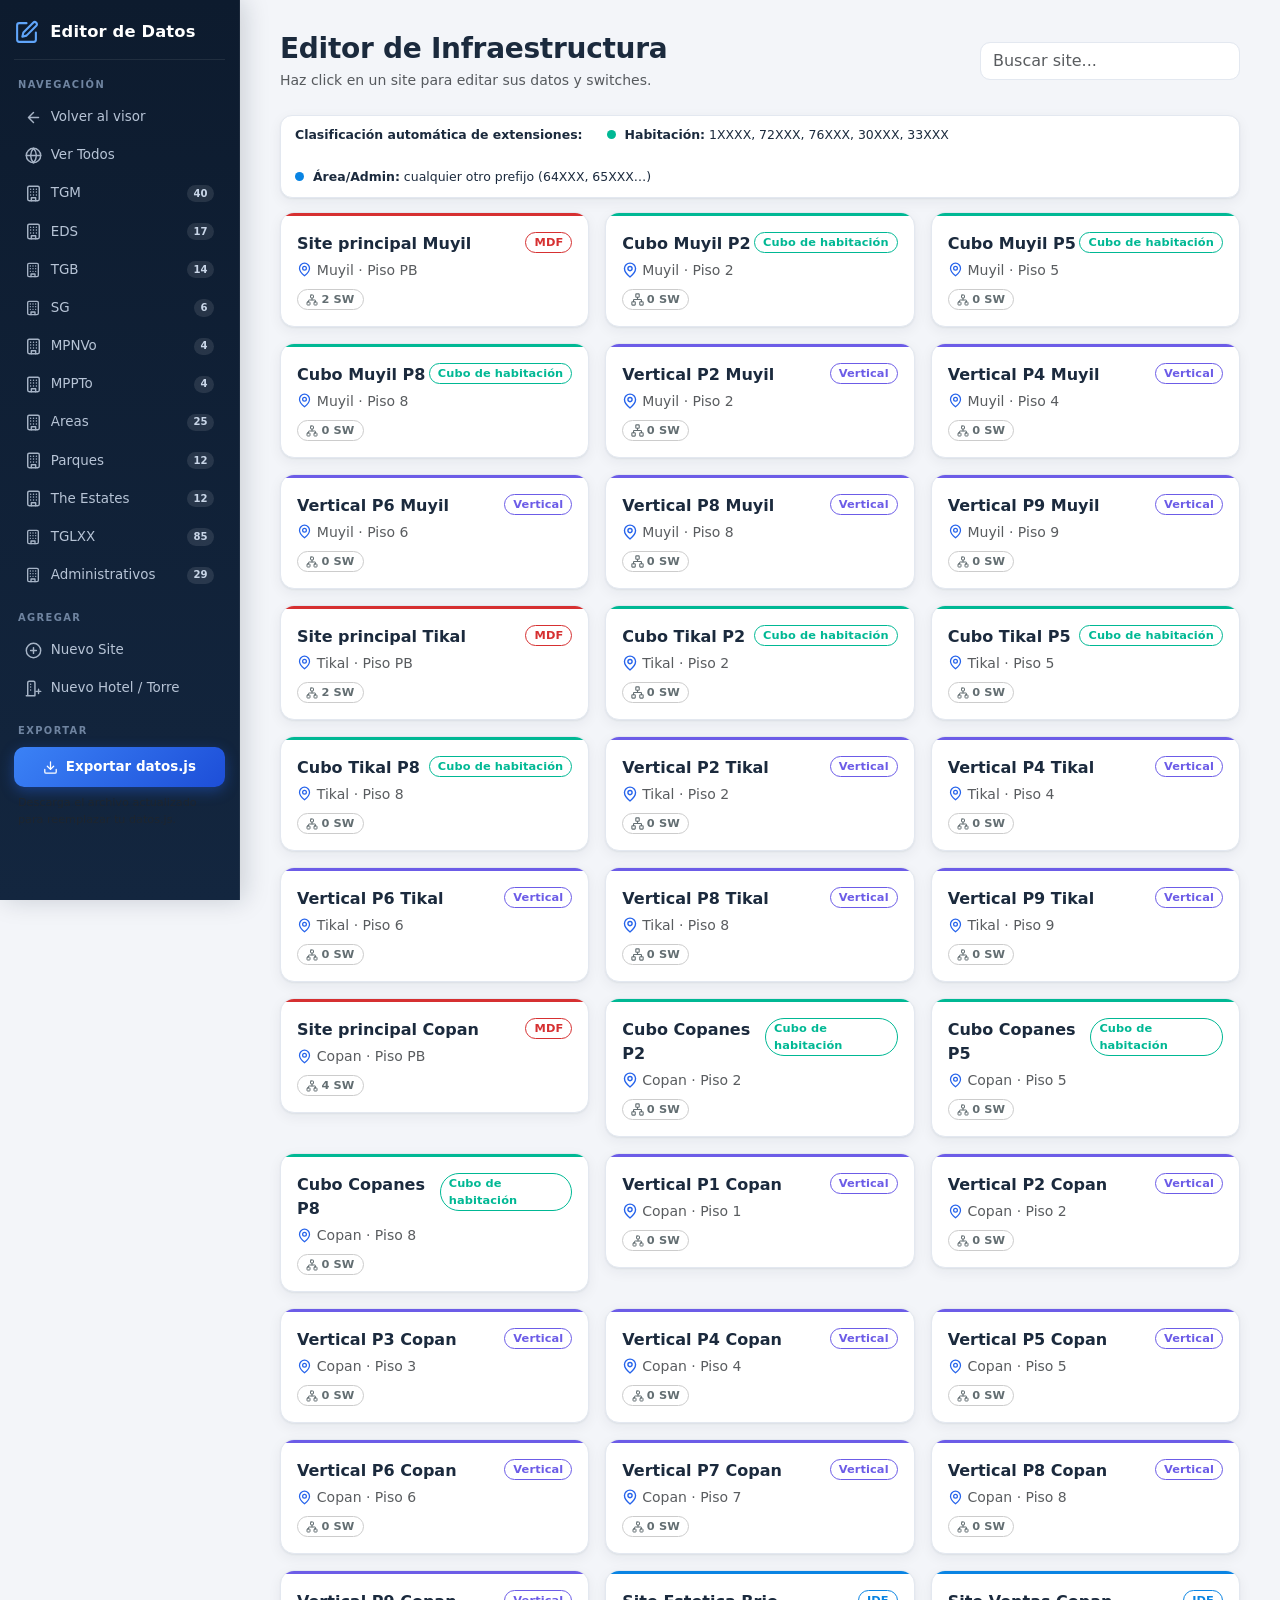
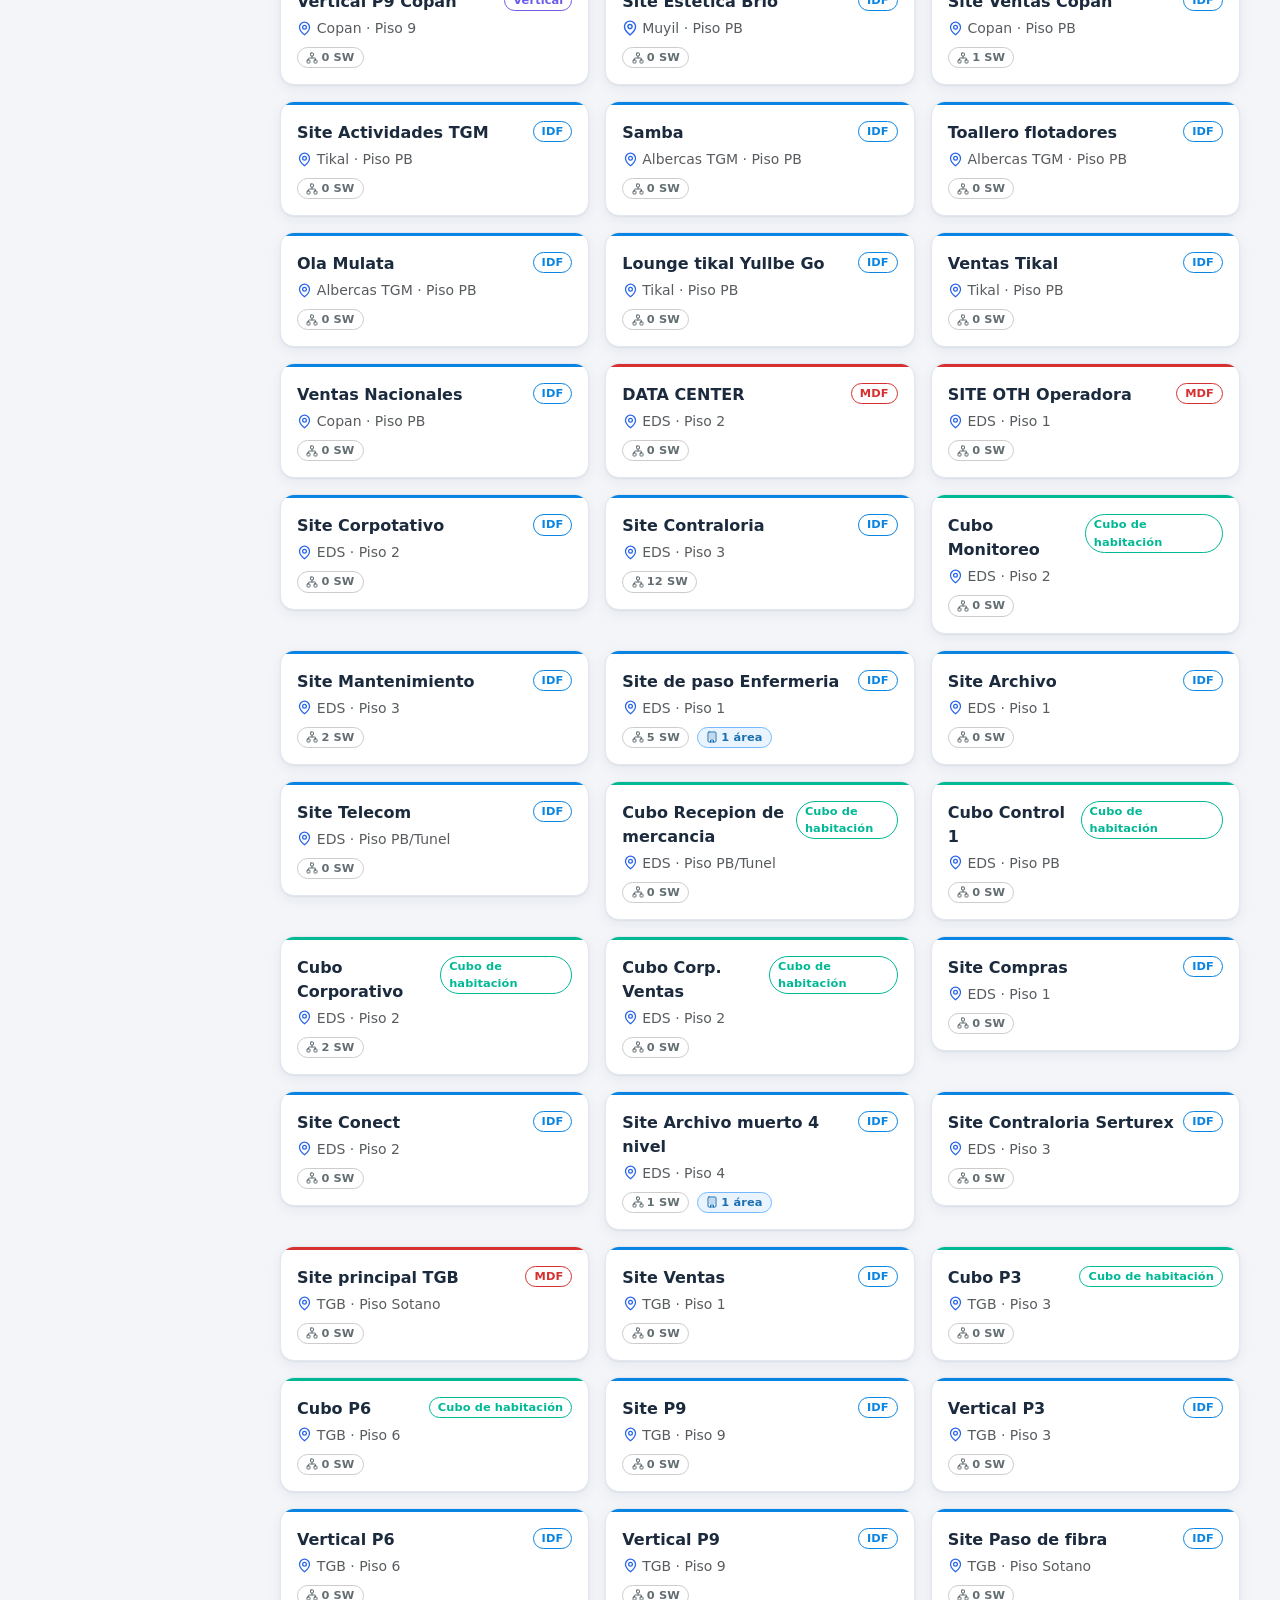
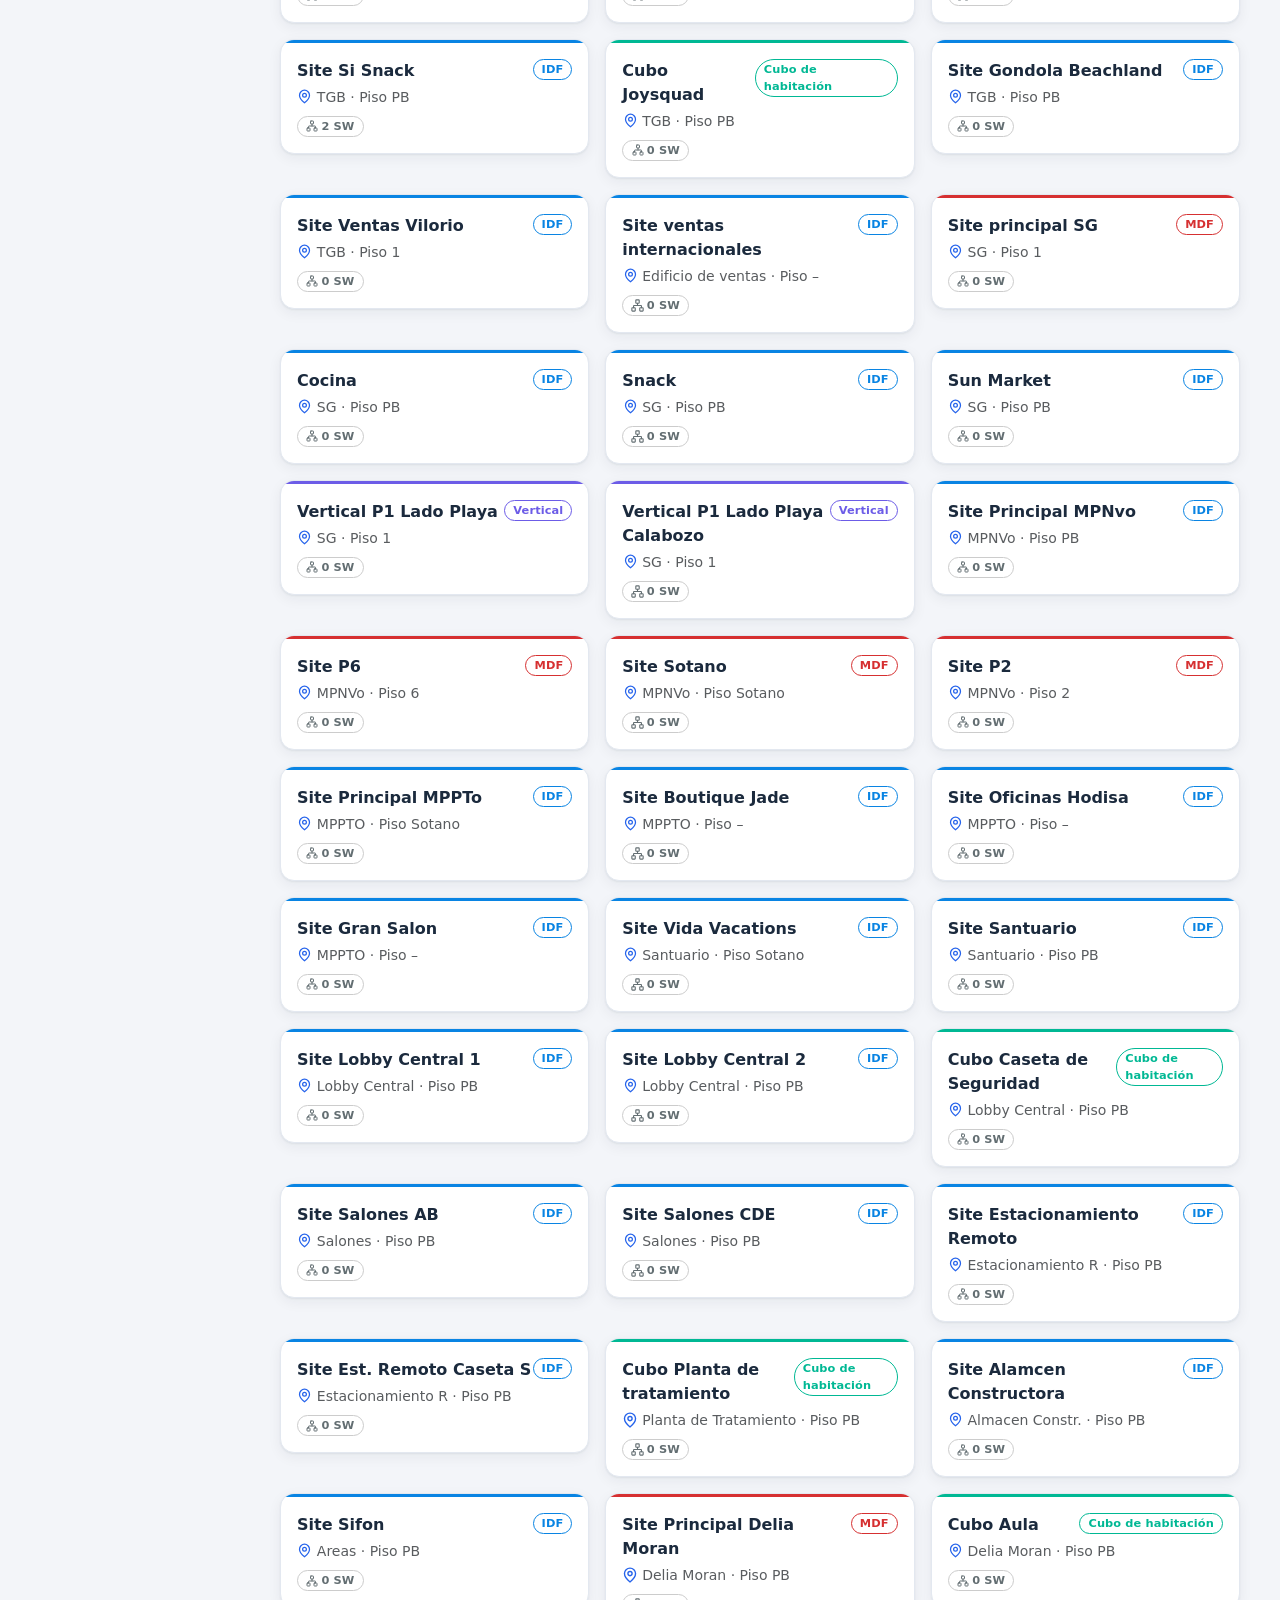
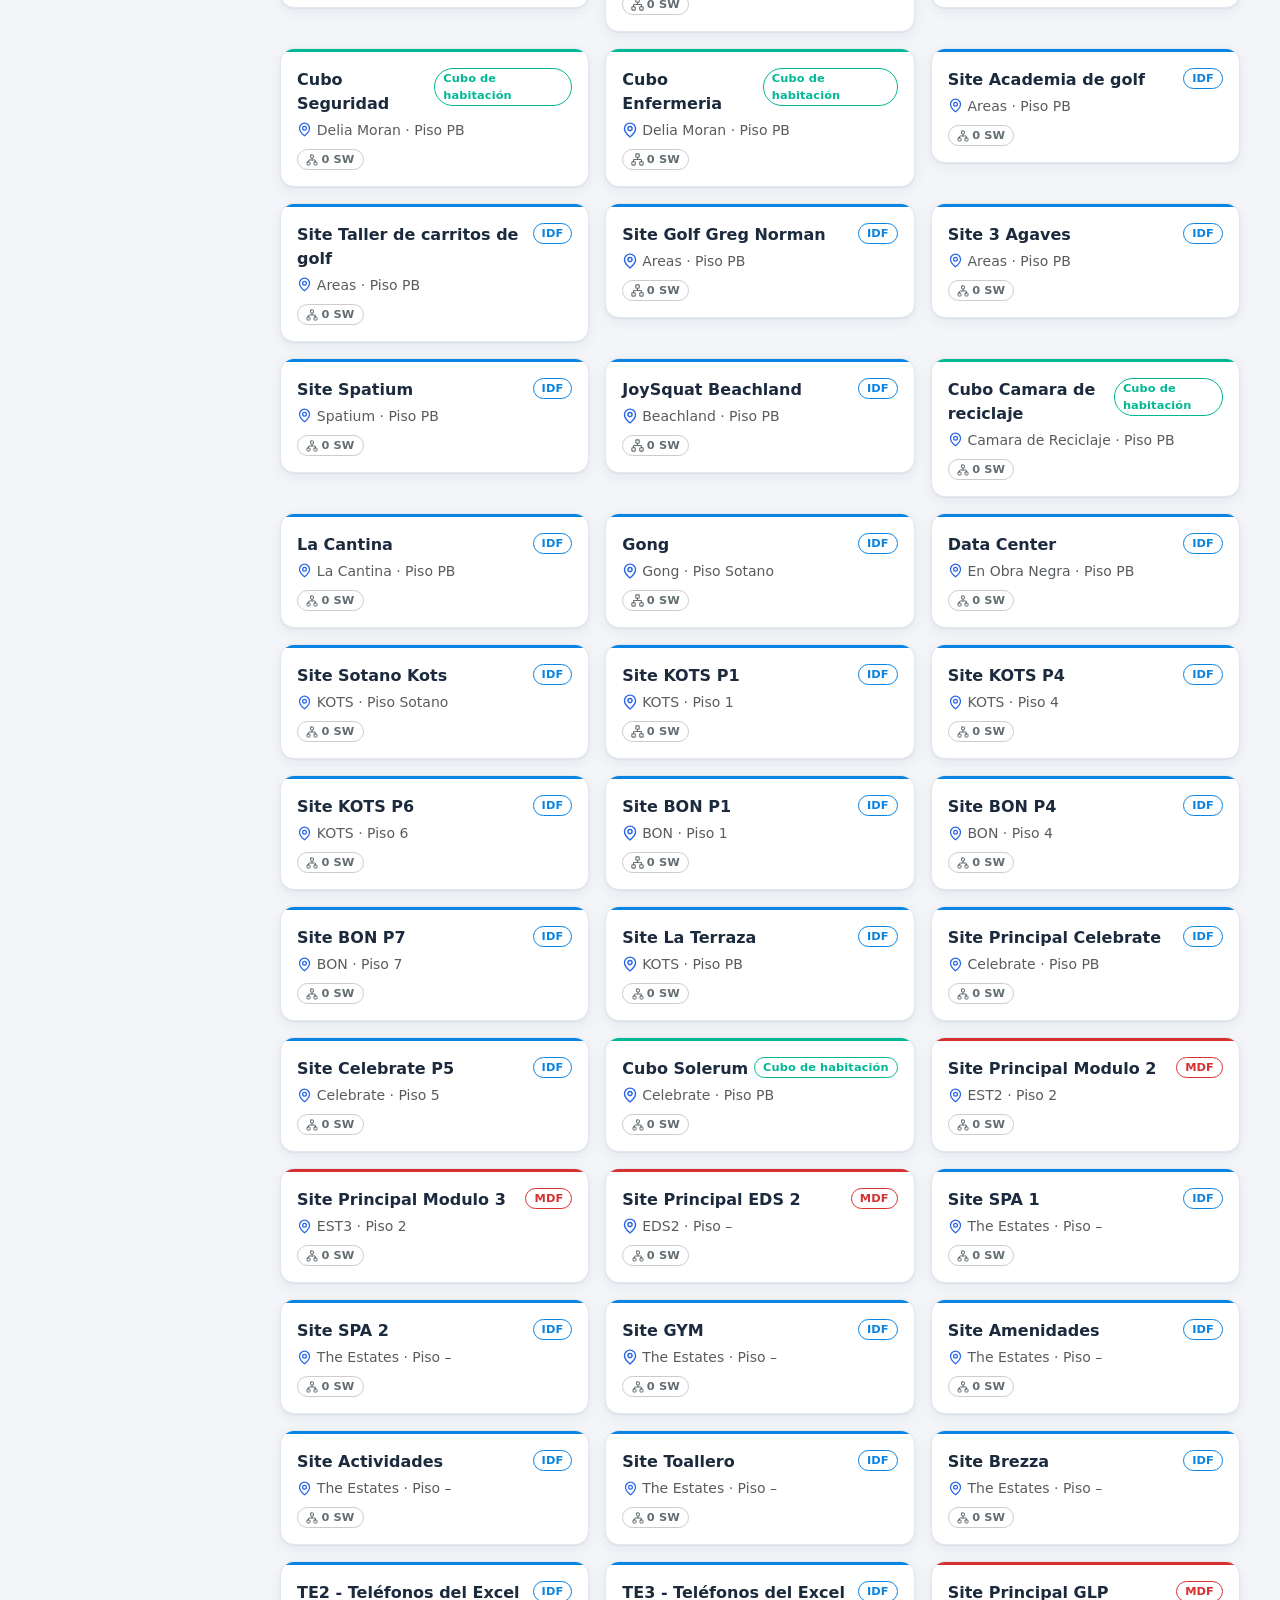
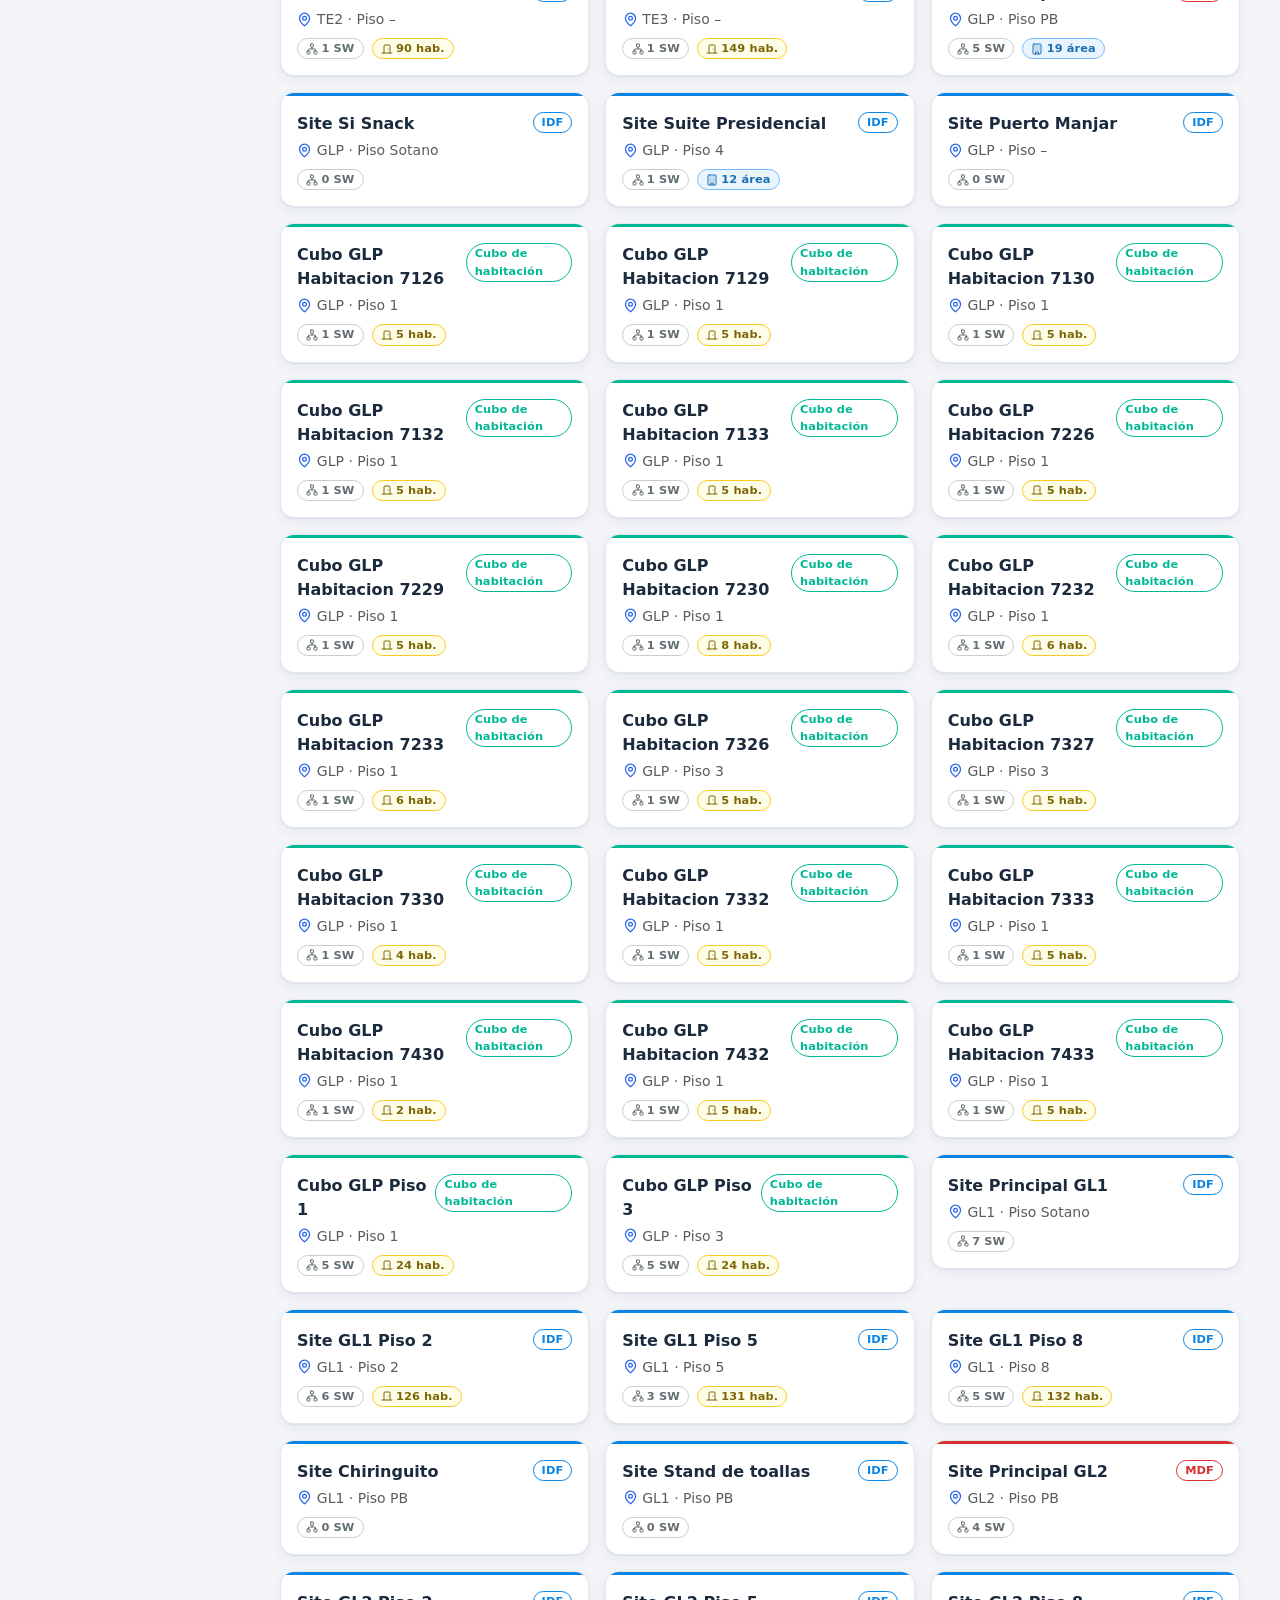
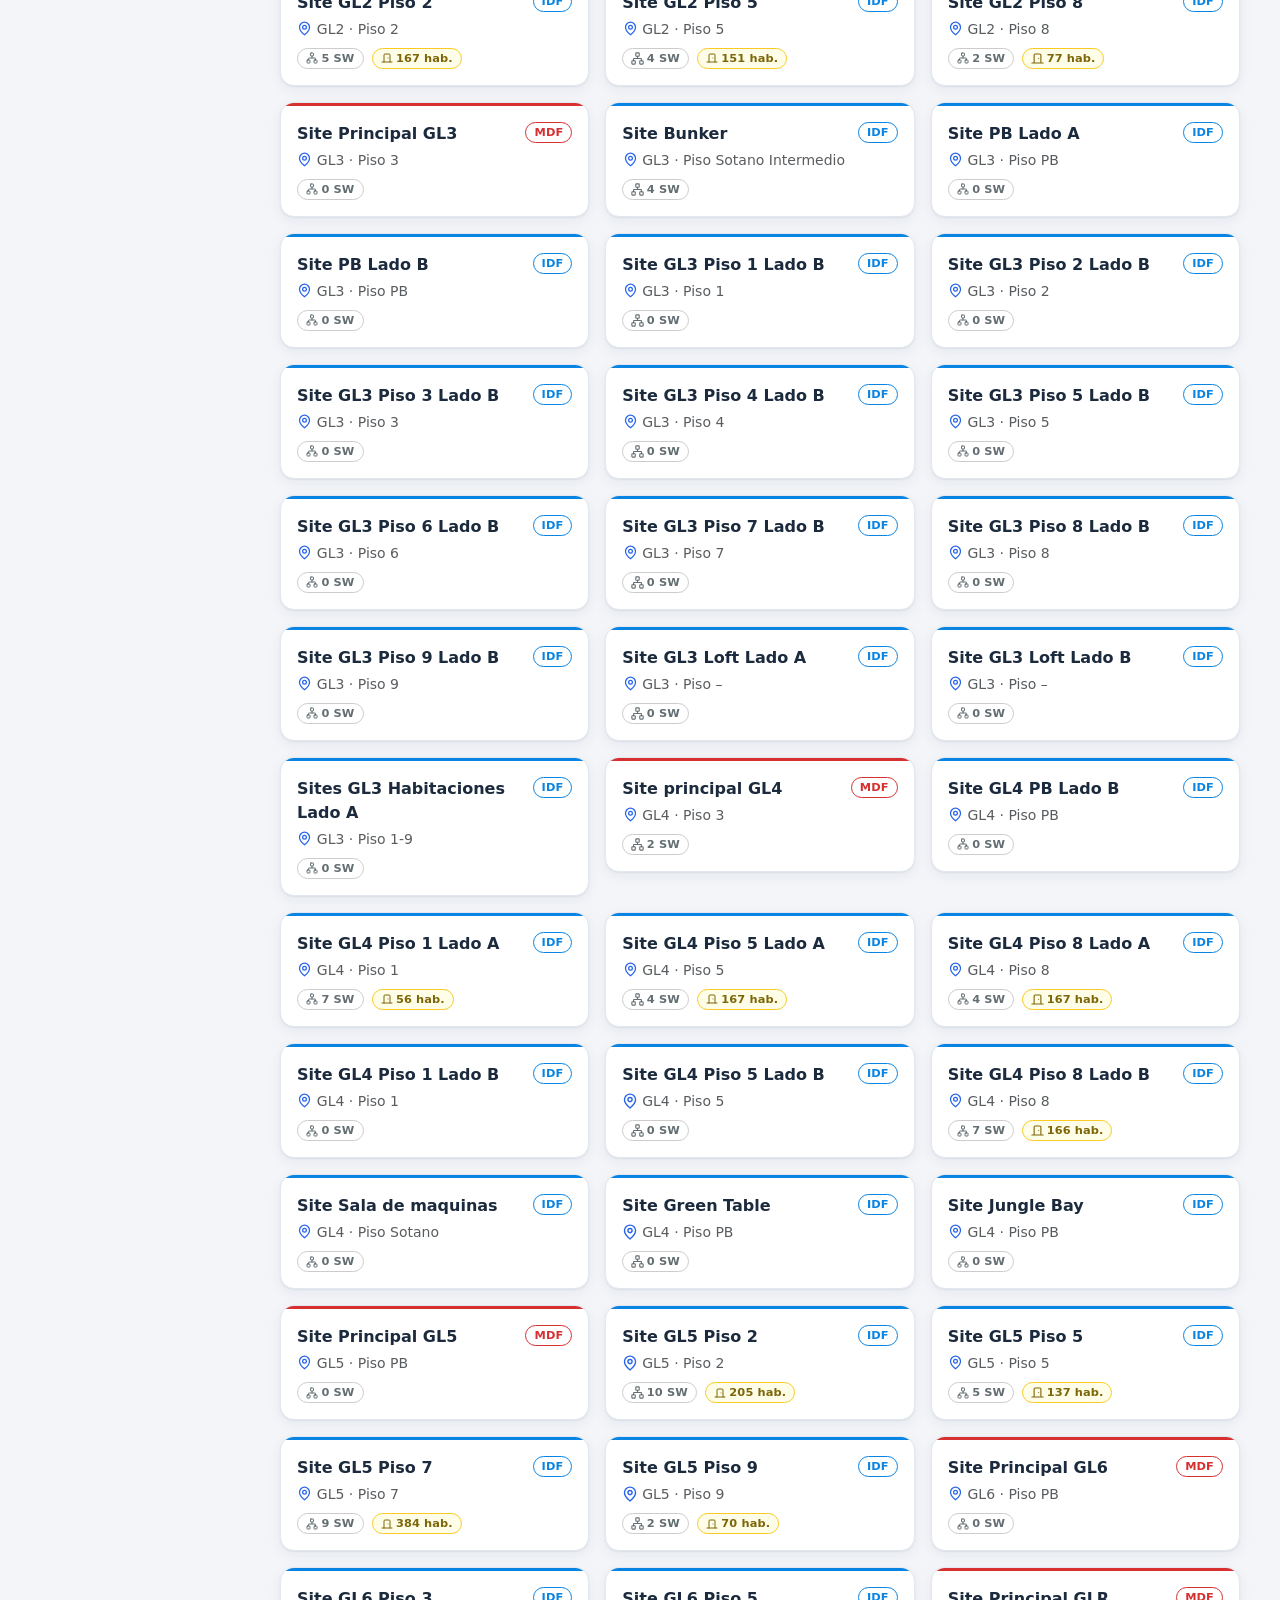
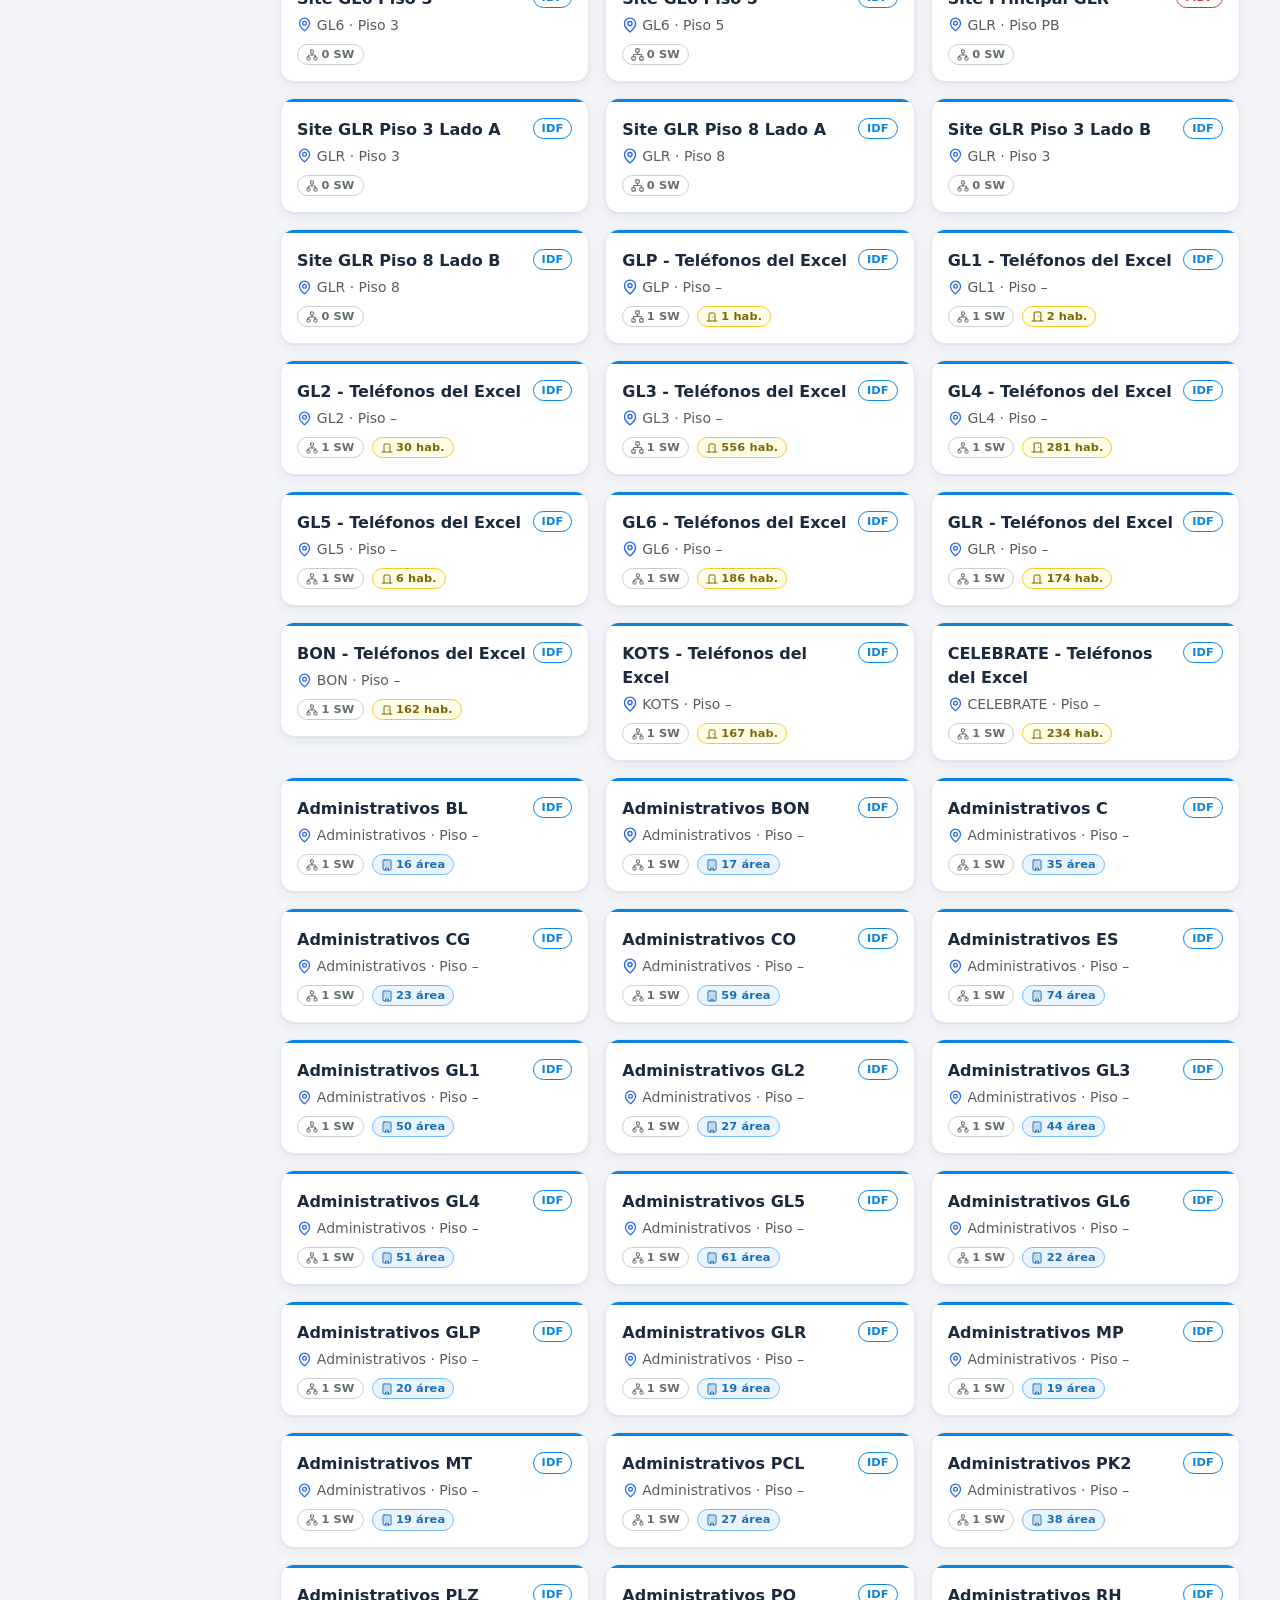
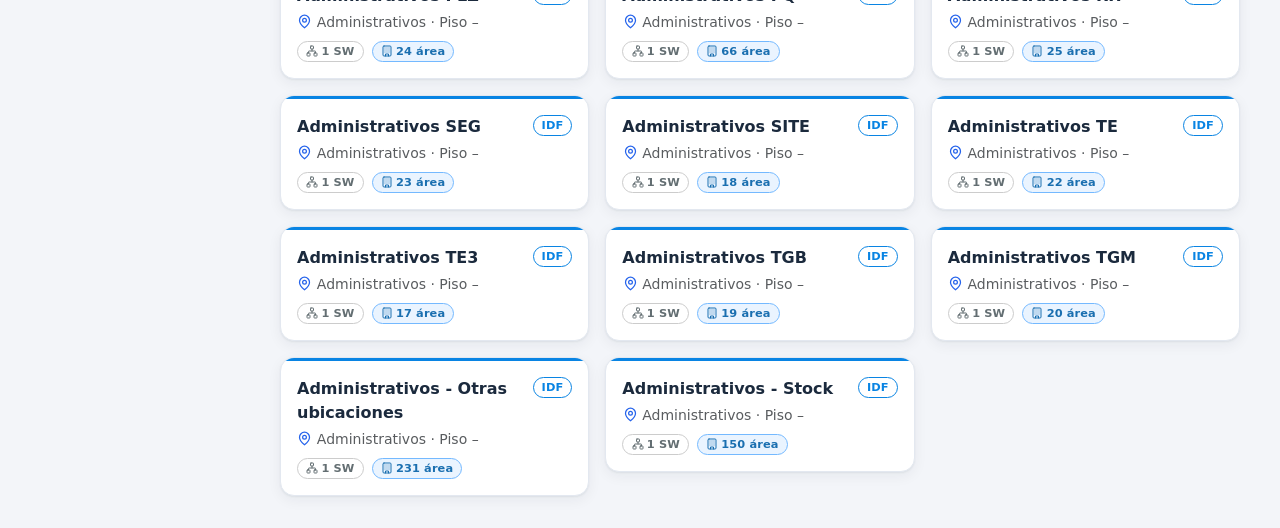
<file: Proyecto sites/editor.html>
<!DOCTYPE html>
<html lang="es">
<head>
    <meta charset="UTF-8">
    <meta name="viewport" content="width=device-width, initial-scale=1.0">
    <title>Editor de Infraestructura - Vidanta</title>
    <link href="https://cdn.jsdelivr.net/npm/bootstrap@5.3.0/dist/css/bootstrap.min.css" rel="stylesheet">
    <link href="https://cdn.jsdelivr.net/npm/bootstrap-icons@1.11.3/font/bootstrap-icons.css" rel="stylesheet">
    <style>
        :root { --dark-bg: #1e272e; --accent: #0984e3; }
        body { background-color: #f1f3f6; font-family: 'Segoe UI', sans-serif; }

        .sidebar { background: var(--dark-bg); color: white; min-height: 100vh; position: fixed; width: 240px; padding: 20px 14px; z-index: 1000; overflow-y: auto; }
        .sidebar .brand { font-size: 1.05rem; font-weight: 700; margin-bottom: 16px; display: flex; align-items: center; gap: 8px; }
        .nav-btn { display: flex; align-items: center; gap: 9px; width: 100%; text-align: left; background: transparent; border: none; color: #b2bec3; padding: 7px 10px; border-radius: 8px; font-size: 0.84rem; cursor: pointer; transition: 0.15s; margin-bottom: 2px; }
        .nav-btn:hover, .nav-btn.active { background: rgba(255,255,255,0.1); color: white; }
        .nav-btn i { font-size: 0.95rem; width: 16px; text-align: center; opacity: 0.85; }
        .nav-btn .badge { margin-left: auto; }
        .nav-label { font-size: 0.62rem; color: #636e72; text-transform: uppercase; letter-spacing: 1px; margin: 12px 0 5px; }

        .main-content { margin-left: 240px; padding: 28px 34px; }

        .card-site { background: white; border-radius: 12px; border: 2px solid transparent; cursor: pointer; transition: 0.2s; box-shadow: 0 2px 8px rgba(0,0,0,0.06); overflow: hidden; }
        .card-site:hover { border-color: var(--accent); transform: translateY(-3px); box-shadow: 0 8px 20px rgba(0,0,0,0.1); }

        .edit-input { border: 1px solid #dee2e6; border-radius: 6px; padding: 5px 9px; width: 100%; font-size: 0.85rem; transition: .15s; }
        .edit-input:focus { border-color: var(--accent); outline: none; box-shadow: 0 0 0 3px rgba(9,132,227,.15); }
        label { font-weight: 600; font-size: 0.68rem; color: #636e72; text-transform: uppercase; display: block; margin-top: 8px; margin-bottom: 3px; }

        .section-header { background: #f8f9fa; padding: 10px 14px; border-radius: 8px; border-left: 4px solid var(--accent); margin: 18px 0 10px; display: flex; justify-content: space-between; align-items: center; }
        .section-header.sw { border-left-color: #6c5ce7; }
        .section-header span i { margin-right: 7px; color: var(--accent); }
        .section-header.sw span i { color: #6c5ce7; }

        /* Type indicator in table */
        .type-dot-hab  { display: inline-block; width: 9px; height: 9px; border-radius: 50%; background: #00b894; margin-right: 5px; }
        .type-dot-area { display: inline-block; width: 9px; height: 9px; border-radius: 50%; background: #0984e3; margin-right: 5px; }
        .ext-preview-hab  { color: #7d6608; font-weight: 700; font-size: 0.78rem; }
        .ext-preview-area { color: #1a6fb0; font-weight: 700; font-size: 0.78rem; }

        .mini-pill { display: inline-flex; align-items: center; gap: 3px; border-radius: 20px; padding: 1px 8px; font-size: 0.71rem; border: 1px solid; }
        .mini-pill.hab  { border-color: #f9ca24; color: #7d6608; background: #fefde7; }
        .mini-pill.area { border-color: #74b9ff; color: #1a6fb0; background: #eaf4ff; }

        .legend-box { background: #f8f9fa; border: 1px solid #dee2e6; border-radius: 8px; padding: 10px 14px; margin-bottom: 14px; font-size: 0.78rem; }

        .table-edit input { border: 1px solid #eee; border-radius: 4px; padding: 3px 6px; width: 100%; font-size: 0.82rem; transition: .15s; }
        .table-edit input:focus { border-color: var(--accent); outline: none; }

        .btn-export { display: flex; align-items: center; justify-content: center; gap: 8px; background: var(--accent); color: white; border: none; border-radius: 8px; padding: 10px; font-weight: 600; font-size: 0.84rem; width: 100%; cursor: pointer; transition: .2s; }
        .btn-export:hover { background: #0871c4; }

        .upload-box { border: 1.5px dashed #dee2e6; border-radius: 8px; padding: 10px 12px; background: #fafbfc; }
        .upload-box:hover { border-color: var(--accent); }
    </style>
    <link rel="stylesheet" href="estilo.css">
</head>
<body>

<div class="sidebar">
    <div class="brand"><i class="bi bi-pencil-square"></i> Editor de Datos</div>
    <div class="nav-label">Navegación</div>
    <a href="index.html" class="nav-btn" style="text-decoration:none"><i class="bi bi-arrow-left"></i> Volver al visor</a>
    <div id="btnContainer">
        <button class="nav-btn active" onclick="renderAll(this)"><i class="bi bi-globe2"></i> Ver Todos</button>
    </div>
    <div class="nav-label" style="margin-top:20px">Agregar</div>
    <button class="nav-btn" onclick="openNewSiteModal()"><i class="bi bi-plus-circle"></i> Nuevo Site</button>
    <button class="nav-btn" onclick="openNewTorreModal()"><i class="bi bi-building-add"></i> Nuevo Hotel / Torre</button>
    <div class="nav-label" style="margin-top:20px">Exportar</div>
    <button class="btn-export mt-2" onclick="exportarJS()"><i class="bi bi-download"></i> Exportar datos.js</button>
    <div class="mt-2 text-muted" style="font-size:0.7rem;padding:0 4px">Descarga el archivo actualizado para reemplazar tu datos.js.</div>
</div>

<div class="main-content">
    <div class="d-flex justify-content-between align-items-center mb-4 flex-wrap gap-3">
        <div>
            <h2 class="fw-bold mb-1">Editor de Infraestructura</h2>
            <p class="text-muted small mb-0">Haz click en un site para editar sus datos y switches.</p>
        </div>
        <input type="text" class="form-control" style="max-width:260px" placeholder="Buscar site..." oninput="search(this.value)">
    </div>

    <!-- Legend -->
    <div class="legend-box d-flex gap-4 flex-wrap align-items-center">
        <strong style="font-size:0.78rem">Clasificación automática de extensiones:</strong>
        <span><span class="type-dot-hab"></span> <b>Habitación:</b> 1XXXX, 72XXX, 76XXX, 30XXX, 33XXX</span>
        <span><span class="type-dot-area"></span> <b>Área/Admin:</b> cualquier otro prefijo (64XXX, 65XXX…)</span>
    </div>

    <div class="row g-3" id="sitesContainer"></div>
</div>

<!-- MODAL SITE EDITOR -->
<div class="modal fade" id="editModal" tabindex="-1" aria-hidden="true">
    <div class="modal-dialog modal-xl modal-dialog-scrollable">
        <div class="modal-content">
            <div class="modal-header bg-dark text-white">
                <h5 class="modal-title" id="editModalTitle">Editor de Site</h5>
                <button type="button" class="btn-close btn-close-white" data-bs-dismiss="modal"></button>
            </div>
            <div class="modal-body" id="modalBody"></div>
        </div>
    </div>
</div>

<!-- MODAL DEVICE EDITOR -->
<div class="modal fade" id="deviceModal" tabindex="-1" aria-hidden="true">
    <div class="modal-dialog modal-xl modal-dialog-scrollable">
        <div class="modal-content">
            <div class="modal-header bg-dark text-white">
                <h5 class="modal-title" id="deviceModalTitle"><i class="bi bi-hdd-network me-2"></i>Dispositivos del Switch</h5>
                <button type="button" class="btn-close btn-close-white" data-bs-dismiss="modal"></button>
            </div>
            <div class="modal-body" id="deviceModalBody"></div>
        </div>
    </div>
</div>

<!-- MODAL NUEVO SITE (elegir hotel, forzado a lista) -->
<div class="modal fade" id="newSiteModal" tabindex="-1" aria-hidden="true">
    <div class="modal-dialog modal-dialog-centered">
        <div class="modal-content">
            <div class="modal-header">
                <h5 class="modal-title"><i class="bi bi-plus-circle me-2"></i>Nuevo Site</h5>
                <button type="button" class="btn-close" data-bs-dismiss="modal"></button>
            </div>
            <div class="modal-body">
                <label>Hotel / grupo al que pertenece</label>
                <select class="edit-input" id="newSiteGroupSelect" onchange="toggleNewGroupInput()"></select>
                <div id="newGroupInputWrap" class="mt-2" style="display:none">
                    <label>Nombre del nuevo hotel</label>
                    <input type="text" class="edit-input" id="newGroupNameInput" placeholder="Ej. Riviera">
                </div>
            </div>
            <div class="modal-footer">
                <button class="btn btn-outline-secondary btn-sm" data-bs-dismiss="modal">Cancelar</button>
                <button class="btn btn-primary btn-sm" onclick="confirmNewSite()"><i class="bi bi-check-lg me-1"></i>Crear site</button>
            </div>
        </div>
    </div>
</div>

<!-- MODAL NUEVO HOTEL / TORRE -->
<div class="modal fade" id="newTorreModal" tabindex="-1" aria-hidden="true">
    <div class="modal-dialog modal-dialog-centered">
        <div class="modal-content">
            <div class="modal-header">
                <h5 class="modal-title"><i class="bi bi-building-add me-2"></i>Nuevo Hotel / Torre</h5>
                <button type="button" class="btn-close" data-bs-dismiss="modal"></button>
            </div>
            <div class="modal-body">
                <label>Nombre del hotel / grupo</label>
                <input type="text" class="edit-input" id="newTorreNameInput" placeholder="Ej. Riviera">
            </div>
            <div class="modal-footer">
                <button class="btn btn-outline-secondary btn-sm" data-bs-dismiss="modal">Cancelar</button>
                <button class="btn btn-primary btn-sm" onclick="confirmNewTorre()"><i class="bi bi-check-lg me-1"></i>Crear hotel</button>
            </div>
        </div>
    </div>
</div>

<script src="https://cdn.jsdelivr.net/npm/bootstrap@5.3.0/dist/js/bootstrap.bundle.min.js"></script>
<script src="datos.js"></script>
<script>
/* Respaldo: si no existe datos.js, intenta con datos_.js (nombre alterno) */
if (typeof dataSites === 'undefined') {
    document.write('<script src="datos_.js"><\/script>');
}
</script>
<script>

// ── ERROR VISIBLE (en vez de dejar la pantalla en blanco) ─────────────────
function mostrarErrorDatos(titulo, detalle, contenedorId) {
    const c = document.getElementById(contenedorId);
    if (!c) return;
    c.innerHTML = `<div class="col-12"><div class="alert alert-danger mb-0">
        <h5 class="alert-heading"><i class="bi bi-exclamation-triangle-fill me-2"></i>${titulo}</h5>
        <div>${detalle}</div></div></div>`;
}
const MSG_NO_DATOS = 'No se cargó la variable <code>dataSites</code>. Verifica que el archivo <code>datos.js</code> ' +
    'esté <b>en la misma carpeta</b> que este HTML y que se llame exactamente <code>datos.js</code> ' +
    '(sin guion bajo, sin “(1)”). Presiona Ctrl+F5 después de corregirlo.';

// ── HELPERS ────────────────────────────────────────────────────────────────
function isHabitacion(ext) {
    if (!ext) return false;
    const s = String(parseInt(ext));
    if (s.length !== 5) return false;
    return s[0]==='1' || ['72','76','30','33'].includes(s.slice(0,2));
}
function tipoTel(ext) { return isHabitacion(ext) ? 'habitacion' : 'area'; }
function classify(ext) {
    if (!ext) return '';
    return isHabitacion(ext)
        ? `<span class="mini-pill hab"><i class="bi bi-door-closed"></i> Hab</span>`
        : `<span class="mini-pill area"><i class="bi bi-building"></i> Área</span>`;
}

// ── TIPOS DE SITE (MDF / IDF / Cubo / Vertical) ─────────────────────────────
const TIPOS_SITE = [
    { key: 'MDF',      label: 'MDF',               color: '#d63031' },
    { key: 'IDF',      label: 'IDF',               color: '#0984e3' },
    { key: 'Cubo',     label: 'Cubo de habitación', color: '#00b894' },
    { key: 'Vertical', label: 'Vertical',           color: '#6c5ce7' }
];
function tipoInfo(tipo) {
    return TIPOS_SITE.find(t => t.key === tipo) || { key: tipo, label: tipo || 'IDF', color: '#b2bec3' };
}
function tipoDe(site) { return site['Tipo de site'] || 'IDF'; }

// ── STATE ──────────────────────────────────────────────────────────────────
let allData = [];
let currentPath = {};
const editModal   = new bootstrap.Modal(document.getElementById('editModal'));
const deviceModal = new bootstrap.Modal(document.getElementById('deviceModal'));

function init() {
    rebuildSidebar();
    recomputeAllData();
    render(allData);
}

// ── SIDEBAR / DATA REBUILD (usado también al crear sites/hoteles) ──────────
function rebuildSidebar() {
    const container = document.getElementById('btnContainer');
    container.innerHTML = '<button class="nav-btn" onclick="renderAll(this)"><i class="bi bi-globe2"></i> Ver Todos</button>';
    Object.keys(dataSites).forEach(grupo => {
        const btn = document.createElement('button');
        btn.className = 'nav-btn';
        btn.innerHTML = `<i class="bi bi-building"></i> ${esc(grupo)} <span class="badge bg-secondary">${dataSites[grupo].length}</span>`;
        btn.onclick = e => { filterBy(grupo, e.target.closest('button')); };
        container.appendChild(btn);
    });
}
function recomputeAllData() {
    allData = [];
    Object.keys(dataSites).forEach(grupo => {
        dataSites[grupo].forEach((site, idx) => {
            site._grupo = grupo; site._index = idx;
            allData.push(site);
        });
    });
}

// ── CREAR SITE / HOTEL NUEVOS (modal, no prompt) ────────────────────────────
const newSiteModal  = new bootstrap.Modal(document.getElementById('newSiteModal'));
const newTorreModal = new bootstrap.Modal(document.getElementById('newTorreModal'));

function openNewSiteModal() {
    const sel = document.getElementById('newSiteGroupSelect');
    sel.innerHTML = Object.keys(dataSites).map(g => `<option value="${esc(g)}">${esc(g)}</option>`).join('')
        + `<option value="__nuevo__">+ Crear nuevo hotel...</option>`;
    sel.value = Object.keys(dataSites)[0] || '__nuevo__';
    toggleNewGroupInput();
    document.getElementById('newGroupNameInput').value = '';
    newSiteModal.show();
}
function toggleNewGroupInput() {
    const esNuevo = document.getElementById('newSiteGroupSelect').value === '__nuevo__';
    document.getElementById('newGroupInputWrap').style.display = esNuevo ? 'block' : 'none';
}
function confirmNewSite() {
    let grupo = document.getElementById('newSiteGroupSelect').value;
    if (grupo === '__nuevo__') {
        grupo = document.getElementById('newGroupNameInput').value.trim();
        if (!grupo) { alert('Escribe el nombre del nuevo hotel.'); return; }
        if (dataSites[grupo]) { alert('Ese hotel ya existe, selecciónalo de la lista.'); return; }
        dataSites[grupo] = [];
    }
    dataSites[grupo].push({
        Nombre: 'Nuevo Site',
        Imagen: 'site-imagen.jpg',
        Torre: '',
        'Piso / Nivel': '',
        'Tipo de site': 'IDF',
        'Ubicación exacta': '',
        'Tipo de llave': '',
        'Equipos principales': '',
        Comentarios: '',
        switches: [],
        EquiposDetalle: []
    });
    const idx = dataSites[grupo].length - 1;

    rebuildSidebar();
    recomputeAllData();
    render(allData);
    newSiteModal.hide();
    openSiteEditor(grupo, idx);
}

function openNewTorreModal() {
    document.getElementById('newTorreNameInput').value = '';
    newTorreModal.show();
}
function confirmNewTorre() {
    const nombre = document.getElementById('newTorreNameInput').value.trim();
    if (!nombre) return;
    if (dataSites[nombre]) { alert('Ese hotel/grupo ya existe.'); return; }
    dataSites[nombre] = [];
    rebuildSidebar();
    recomputeAllData();
    render(allData);
    newTorreModal.hide();
}

// ── RENDER CARDS ───────────────────────────────────────────────────────────
function render(data) {
    const c = document.getElementById('sitesContainer');
    c.innerHTML = '';
    data.forEach(site => {
        const allDevs = (site.switches||[]).flatMap(sw=>sw.dispositivos||[]);
        const habN  = allDevs.filter(d=>(d.tipo_telefono||tipoTel(d.extension))==='habitacion').length;
        const areaN = allDevs.filter(d=>(d.tipo_telefono||tipoTel(d.extension))==='area').length;
        const swN   = (site.switches||[]).length;

        const info = tipoInfo(tipoDe(site));
        const col = document.createElement('div');
        col.className = 'col-md-4';
        col.innerHTML = `
        <div class="card card-site p-0">
            <div style="height:3px;background:${info.color}"></div>
            <div class="p-3">
                <div class="d-flex justify-content-between align-items-start mb-1">
                    <div class="fw-bold text-primary">${site.Nombre}</div>
                    <span class="mini-pill" style="border-color:${info.color};color:${info.color}">${info.label}</span>
                </div>
                <div class="small text-muted mb-2"><i class="bi bi-geo-alt"></i> ${site.Torre||site._grupo} · Piso ${site["Piso / Nivel"]||'–'}</div>
                <div class="d-flex gap-2 flex-wrap">
                    <span class="mini-pill" style="border-color:#ccc;color:#636e72"><i class="bi bi-diagram-3"></i> ${swN} SW</span>
                    ${habN  ? `<span class="mini-pill hab"><i class="bi bi-door-closed"></i> ${habN} hab.</span>`  : ''}
                    ${areaN ? `<span class="mini-pill area"><i class="bi bi-building"></i> ${areaN} área</span>` : ''}
                </div>
            </div>
        </div>`;
        col.querySelector('.card-site').addEventListener('click', () => openSiteEditor(site._grupo, site._index));
        c.appendChild(col);
    });
}

// ── SITE EDITOR ────────────────────────────────────────────────────────────
function openSiteEditor(grupo, idx) {
    const site = dataSites[grupo][idx];
    if (!site.switches)      site.switches      = [];
    if (!site.EquiposDetalle) site.EquiposDetalle = [];

    document.getElementById('editModalTitle').innerText = `Editor: ${site.Nombre}`;

    let html = `
    <div class="row g-3 mb-2">
        <div class="col-md-6"><label>Nombre del site</label>
            <input type="text" class="edit-input" value="${esc(site.Nombre)}"
                   oninput="dataSites['${grupo}'][${idx}].Nombre=this.value;document.getElementById('editModalTitle').innerText='Editor: '+this.value"></div>
        <div class="col-md-3"><label>Torre</label>
            <input type="text" class="edit-input" value="${esc(site.Torre||'')}" oninput="dataSites['${grupo}'][${idx}].Torre=this.value"></div>
        <div class="col-md-3"><label>Piso / Nivel</label>
            <input type="text" class="edit-input" value="${esc(String(site['Piso / Nivel']||''))}" oninput="dataSites['${grupo}'][${idx}]['Piso / Nivel']=this.value"></div>
        <div class="col-md-6"><label>Ubicación exacta</label>
            <input type="text" class="edit-input" value="${esc(site['Ubicación exacta']||'')}" oninput="dataSites['${grupo}'][${idx}]['Ubicación exacta']=this.value"></div>
        <div class="col-md-3"><label>Tipo de llave</label>
            <input type="text" class="edit-input" value="${esc(site['Tipo de llave']||'')}" oninput="dataSites['${grupo}'][${idx}]['Tipo de llave']=this.value"></div>
        <div class="col-md-3"><label>Tipo de site</label>
            <select class="edit-input" onchange="dataSites['${grupo}'][${idx}]['Tipo de site']=this.value">
                ${TIPOS_SITE.map(t => `<option value="${t.key}" ${tipoDe(site)===t.key?'selected':''}>${t.label}</option>`).join('')}
            </select></div>
        <div class="col-md-6"><label>Imagen del site</label>
            <div class="d-flex gap-2">
                <input type="text" class="edit-input" id="imgNameInput" value="${esc(site.Imagen||'')}"
                       oninput="dataSites['${grupo}'][${idx}].Imagen=this.value">
                <input type="file" accept="image/*" style="display:none" id="imgFileInput" onchange="handleImageUpload(event,'${grupo}',${idx})">
                <button type="button" class="btn btn-sm btn-outline-secondary" style="white-space:nowrap" onclick="document.getElementById('imgFileInput').click()"><i class="bi bi-upload me-1"></i>Elegir</button>
            </div>
            <div id="imgPreviewWrap" class="mt-2">
                ${site.Imagen ? `<div class="small text-muted">Archivo esperado: <code>img-sites/${esc(site.Imagen)}</code></div>` : ''}
            </div>
        </div>
        <div class="col-12"><label>Comentarios</label>
            <input type="text" class="edit-input" value="${esc(site.Comentarios||'')}" oninput="dataSites['${grupo}'][${idx}].Comentarios=this.value"></div>
    </div>

    <div class="section-header sw">
        <span class="fw-semibold"><i class="bi bi-diagram-3"></i>Switches / Módulos</span>
        <button class="btn btn-sm btn-primary" onclick="addSwitch('${grupo}',${idx})"><i class="bi bi-plus-lg me-1"></i>Agregar Switch</button>
    </div>
    <div class="table-responsive">
    <table class="table table-sm table-edit align-middle">
        <thead class="table-dark"><tr><th>IP Switch</th><th>Prefijo Módulo</th><th style="width:90px">Habitación</th><th style="width:80px">Área/Admin</th><th>Dispositivos</th><th></th></tr></thead>
        <tbody>`;

    site.switches.forEach((sw, swIdx) => {
        const devs  = sw.dispositivos || [];
        const habN  = devs.filter(d=>(d.tipo_telefono||tipoTel(d.extension))==='habitacion').length;
        const areaN = devs.filter(d=>(d.tipo_telefono||tipoTel(d.extension))==='area').length;
        html += `<tr>
            <td><input type="text" value="${esc(sw.ip||'')}" oninput="dataSites['${grupo}'][${idx}].switches[${swIdx}].ip=this.value" placeholder="10.x.x.x"></td>
            <td><input type="text" value="${esc(sw.prefijo_puerto||'0')}" oninput="dataSites['${grupo}'][${idx}].switches[${swIdx}].prefijo_puerto=this.value" style="width:70px"></td>
            <td class="text-center"><span class="mini-pill hab"><i class="bi bi-door-closed"></i> ${habN}</span></td>
            <td class="text-center">${areaN?`<span class="mini-pill area"><i class="bi bi-building"></i> ${areaN}</span>`:'<span class="text-muted small">–</span>'}</td>
            <td><button class="btn btn-sm btn-outline-primary" onclick="openDeviceEditor('${grupo}',${idx},${swIdx})">
                Ver / Editar (${devs.length})
            </button></td>
            <td><button class="btn btn-sm btn-outline-danger" onclick="removeSwitch('${grupo}',${idx},${swIdx})">×</button></td>
        </tr>`;
    });

    html += `</tbody></table></div>`;
    document.getElementById('modalBody').innerHTML = html;
    editModal.show();
}

// ── DEVICE EDITOR ──────────────────────────────────────────────────────────
function openDeviceEditor(grupo, sIdx, swIdx) {
    currentPath = { grupo, sIdx, swIdx };
    const sw = dataSites[grupo][sIdx].switches[swIdx];
    if (!sw.dispositivos) sw.dispositivos = [];

    document.getElementById('deviceModalTitle').innerText = `Dispositivos — Switch ${sw.ip} (Módulo ${sw.prefijo_puerto}/x)`;

    const habN  = sw.dispositivos.filter(d=>(d.tipo_telefono||tipoTel(d.extension))==='habitacion').length;
    const areaN = sw.dispositivos.filter(d=>(d.tipo_telefono||tipoTel(d.extension))==='area').length;

    let html = `
    <div class="d-flex justify-content-between align-items-center mb-3 flex-wrap gap-2">
        <div class="d-flex gap-2">
            <span class="mini-pill hab"><i class="bi bi-door-closed"></i> ${habN} habitación</span>
            ${areaN ? `<span class="mini-pill area"><i class="bi bi-building"></i> ${areaN} área/admin</span>` : ''}
        </div>
        <button class="btn btn-sm btn-primary" onclick="addDevice()"><i class="bi bi-plus-lg me-1"></i>Agregar dispositivo</button>
    </div>
    <div class="legend-box small">
        La columna <b>Tipo</b> se clasifica automáticamente según la extensión. Puedes forzar el tipo manualmente si lo necesitas.
    </div>
    <div class="table-responsive">
    <table class="table table-sm table-bordered table-edit align-middle">
        <thead class="table-dark"><tr>
            <th>Tipo auto</th><th>Tipo manual</th><th>Piso</th><th>Extensión</th><th>Modelo</th><th>Serie</th><th>Puerto SW</th><th>MAC Avaya</th><th>MAC Cisco</th><th></th>
        </tr></thead>
        <tbody id="deviceBody">`;

    sw.dispositivos.forEach((d, dIdx) => {
        const autoTipo = tipoTel(d.extension);
        const manualTipo = d.tipo_telefono || autoTipo;
        html += `<tr>
            <td class="text-center">${classify(d.extension)}</td>
            <td>
                <select class="edit-input" style="font-size:0.78rem" onchange="updateDev(${dIdx},'tipo_telefono',this.value)">
                    <option value="habitacion" ${manualTipo==='habitacion'?'selected':''}>Hab</option>
                    <option value="area"       ${manualTipo==='area'?'selected':''}>Área</option>
                </select>
            </td>
            <td><input type="text"   value="${esc(d.piso||'')}"        oninput="updateDev(${dIdx},'piso',this.value)"       placeholder="Piso 1"></td>
            <td><input type="number" value="${d.extension||''}"        oninput="updateDevExt(${dIdx},this.value)"           placeholder="Ext." style="width:80px"></td>
            <td><input type="text"   value="${esc(d.modelo||'')}"      oninput="updateDev(${dIdx},'modelo',this.value)"     placeholder="H249" style="width:80px"></td>
            <td><input type="text"   value="${esc(d.serie||'')}"       oninput="updateDev(${dIdx},'serie',this.value)"      placeholder="Serie" style="width:135px"></td>
            <td><input type="text"   value="${esc(d.puerto||'')}"      oninput="updateDev(${dIdx},'puerto',this.value)"     placeholder="0/1" style="width:70px"></td>
            <td><input type="text"   value="${esc(d.mac_avaya||'')}"   oninput="updateDev(${dIdx},'mac_avaya',this.value)"  placeholder="MAC Avaya" style="width:130px"></td>
            <td><input type="text"   value="${esc(d.mac_cisco||'')}"   oninput="updateDev(${dIdx},'mac_cisco',this.value)"  placeholder="MAC Cisco" style="width:130px"></td>
            <td><button class="btn btn-sm btn-outline-danger" onclick="removeDevice(${dIdx})">×</button></td>
        </tr>`;
    });

    html += `</tbody></table></div>`;
    document.getElementById('deviceModalBody').innerHTML = html;
    deviceModal.show();
}

// ── IMAGEN (preview local + nombre de archivo) ──────────────────────────────
function handleImageUpload(e, grupo, idx) {
    const file = e.target.files[0];
    if (!file) return;
    dataSites[grupo][idx].Imagen = file.name;
    document.getElementById('imgNameInput').value = file.name;
    const url = URL.createObjectURL(file);
    document.getElementById('imgPreviewWrap').innerHTML = `
        <div class="p-2 border rounded" style="background:#fff">
            <img src="${url}" style="max-width:100%;max-height:180px;display:block;margin:0 auto 8px;border-radius:6px" alt="preview">
            <div class="small text-muted text-center">
                Copia este archivo a <code>img-sites/${esc(file.name)}</code> para que aparezca en el visor.
            </div>
        </div>`;
}

// ── MUTATIONS ──────────────────────────────────────────────────────────────
function updateDev(dIdx, field, val) {
    const { grupo, sIdx, swIdx } = currentPath;
    dataSites[grupo][sIdx].switches[swIdx].dispositivos[dIdx][field] = val;
}
function updateDevExt(dIdx, val) {
    const { grupo, sIdx, swIdx } = currentPath;
    const d = dataSites[grupo][sIdx].switches[swIdx].dispositivos[dIdx];
    d.extension = val ? parseInt(val) : null;
    // Auto-update tipo if not manually overridden or was auto before
    d.tipo_telefono = tipoTel(d.extension);
    // Refresh auto-tipo cell
    const rows = document.getElementById('deviceBody')?.querySelectorAll('tr');
    if (rows && rows[dIdx]) {
        rows[dIdx].querySelector('td:first-child').innerHTML = classify(d.extension);
        rows[dIdx].querySelector('select').value = d.tipo_telefono;
    }
}
function addSwitch(grupo, idx) {
    dataSites[grupo][idx].switches.push({ ip: '', prefijo_puerto: '0', dispositivos: [] });
    openSiteEditor(grupo, idx);
}
function removeSwitch(grupo, idx, swIdx) {
    if (confirm('¿Eliminar este switch y todos sus dispositivos?')) {
        dataSites[grupo][idx].switches.splice(swIdx, 1);
        openSiteEditor(grupo, idx);
    }
}
function addDevice() {
    const { grupo, sIdx, swIdx } = currentPath;
    dataSites[grupo][sIdx].switches[swIdx].dispositivos.push({ piso:'', extension:null, puerto:'', mac_avaya:'', tipo_telefono:'habitacion' });
    openDeviceEditor(grupo, sIdx, swIdx);
}
function removeDevice(dIdx) {
    const { grupo, sIdx, swIdx } = currentPath;
    dataSites[grupo][sIdx].switches[swIdx].dispositivos.splice(dIdx, 1);
    openDeviceEditor(grupo, sIdx, swIdx);
}

// ── EXPORT ────────────────────────────────────────────────────────────────
function exportarJS() {
    const backup = JSON.parse(JSON.stringify(dataSites));
    Object.keys(backup).forEach(g => backup[g].forEach(s => { delete s._grupo; delete s._index; }));
    const content = `const dataSites = ${JSON.stringify(backup, null, 2)};\n`;
    const blob = new Blob([content], { type: 'text/javascript' });
    const a = Object.assign(document.createElement('a'), { href: URL.createObjectURL(blob), download: 'datos.js' });
    a.click();
}

// ── UTILS ─────────────────────────────────────────────────────────────────
function esc(s) { return String(s).replace(/"/g,'&quot;').replace(/'/g,'&#39;'); }
function filterBy(grupo, btn) { render(dataSites[grupo]||[]); setActive(btn); }
function renderAll(btn) { render(allData); setActive(btn); }
function setActive(btn) { document.querySelectorAll('.nav-btn').forEach(b=>b.classList.remove('active')); btn.classList.add('active'); }
function search(q) { render(allData.filter(s=>JSON.stringify(s).toLowerCase().includes(q.toLowerCase()))); }

if (typeof dataSites === 'undefined') {
    mostrarErrorDatos('No se pudieron cargar los datos', MSG_NO_DATOS, 'sitesContainer');
} else {
    try { init(); }
    catch (err) {
        console.error(err);
        mostrarErrorDatos('Error al iniciar el editor', 'Detalle: <code>' + esc(err.message) + '</code>', 'sitesContainer');
    }
}
</script>
</body>
</html>
</file>
<file: Proyecto sites/estilo.css>
/* ===== Tema profesional — Infraestructura de Telefonía ===== */
:root{--navy:#0d1b2e;--navy2:#13263f;--accent:#2563eb;--accent-soft:#e8effd;--ink:#1b2a3d;--muted:#6b7a90;--line:#e3e8f0;--bg:#f3f5f9;--card:#fff;--radius:14px;--shadow:0 1px 2px rgba(16,32,56,.06),0 4px 14px rgba(16,32,56,.06)}
body{background:var(--bg)!important;color:var(--ink);font-family:"Segoe UI",system-ui,-apple-system,"Helvetica Neue",Arial,sans-serif;-webkit-font-smoothing:antialiased}
h2,h5,h6{letter-spacing:-.01em}
::-webkit-scrollbar{width:9px;height:9px}::-webkit-scrollbar-thumb{background:#c5cedb;border-radius:8px}::-webkit-scrollbar-thumb:hover{background:#a9b6c8}

/* Sidebar */
.sidebar{background:linear-gradient(180deg,var(--navy),var(--navy2))!important;border-right:1px solid rgba(255,255,255,.06);box-shadow:4px 0 24px rgba(13,27,46,.18)}
.sidebar .brand{gap:11px;font-size:1.02rem;font-weight:700;letter-spacing:.01em;padding-bottom:14px;margin-bottom:14px;border-bottom:1px solid rgba(255,255,255,.08)}
.sidebar .brand i{width:1.55em;height:1.55em;background-color:#60a5fa}
.sidebar .version{color:#7f93ad!important;margin:-8px 0 14px 0}
.nav-label{color:#6f84a0!important;font-weight:600;letter-spacing:.14em!important;margin:18px 4px 6px!important}
.nav-btn{position:relative;color:#b7c4d6!important;border-radius:9px!important;padding:8px 11px!important;font-weight:500;transition:background .15s,color .15s}
.nav-btn:hover{background:rgba(255,255,255,.07)!important;color:#fff!important}
.nav-btn.active{background:rgba(59,130,246,.18)!important;color:#fff!important}
.nav-btn.active::before{content:"";position:absolute;left:-14px;top:8px;bottom:8px;width:3px;border-radius:0 3px 3px 0;background:#60a5fa}
.nav-btn .badge{background:rgba(255,255,255,.1)!important;color:#c9d6e8;font-weight:600;border-radius:20px}
.nav-btn i{opacity:.9}
.sidebar .form-control{background:rgba(255,255,255,.08)!important;border:1px solid rgba(255,255,255,.12)!important;color:#fff!important;border-radius:9px}
.sidebar .form-control::placeholder{color:#8fa2bb}

/* Contenido */
.main-content{padding:32px 40px!important}
.main-content h2{font-weight:700;font-size:1.75rem;color:var(--ink)}
.form-control,.input-group-text{border-color:var(--line);border-radius:10px}
.input-group>.form-control{border-radius:0 10px 10px 0}.input-group>.input-group-text{border-radius:10px 0 0 10px;color:var(--muted)}
.form-control:focus,.edit-input:focus{border-color:var(--accent)!important;box-shadow:0 0 0 4px rgba(37,99,235,.14)!important}

/* Tarjetas de site */
.card-site{background:var(--card)!important;border:1px solid var(--line)!important;border-radius:var(--radius)!important;box-shadow:var(--shadow)!important;transition:transform .18s,box-shadow .18s,border-color .18s}
.card-site:hover{transform:translateY(-3px)!important;border-color:#b9cdf7!important;box-shadow:0 10px 28px rgba(37,99,235,.14)!important}
.card-site h6,.card-site .fw-bold{color:var(--ink)!important;font-weight:650!important}
.card-site .text-primary{color:var(--ink)!important}
.card-site .text-muted i{color:var(--accent)}
.badge.bg-light{background:#f1f4f9!important;color:#3a4a60!important;border:1px solid var(--line)!important;font-weight:600;border-radius:8px;padding:.4em .6em}

/* Pills / stats / filtros */
.mini-pill{font-weight:600;letter-spacing:.01em}
.stats-pill{background:var(--card)!important;border:1px solid var(--line)!important;border-radius:12px!important;box-shadow:var(--shadow);color:var(--muted)}
.stats-pill i{color:var(--muted)}
.ftab{border-radius:999px!important;border:1px solid var(--line)!important;background:var(--card)!important;color:#40516a;font-weight:600;transition:all .15s}
.ftab:hover{border-color:var(--accent)!important;color:var(--accent)}
.ftab.active{background:var(--navy)!important;border-color:var(--navy)!important;color:#fff!important}
.legend-box{background:var(--card)!important;border:1px solid var(--line)!important;border-radius:12px!important;box-shadow:var(--shadow)}

/* Modales */
.modal-content{border:0!important;border-radius:16px!important;box-shadow:0 24px 64px rgba(13,27,46,.28)!important;overflow:hidden}
.modal-header{background:linear-gradient(135deg,var(--navy),#1a3556)!important;border:0!important;padding:16px 22px}
.modal-title{font-weight:650;letter-spacing:-.005em}
.modal-body{background:#fafbfd}
.breadcrumb-bar{color:var(--muted)}.breadcrumb-bar .lnk{color:var(--accent);cursor:pointer}.breadcrumb-bar .cur{color:var(--ink);font-weight:600}
.section-title{color:var(--ink);letter-spacing:.02em;border-bottom:1px solid var(--line)!important}
.section-title i,.section-header i{color:var(--accent)}
.section-header{background:var(--card)!important;border:1px solid var(--line)!important;border-left:4px solid var(--accent)!important;border-radius:10px!important}
.switch-card{background:var(--card)!important;border:1px solid var(--line)!important;border-radius:12px!important;box-shadow:var(--shadow);transition:all .16s}
.switch-card:hover{border-color:#b9cdf7!important;transform:translateY(-2px);box-shadow:0 8px 22px rgba(37,99,235,.13)}
.switch-card .sw-ip{font-family:ui-monospace,Consolas,monospace;color:var(--ink)}
.p-3.rounded{border:1px solid var(--line);background:var(--card)!important;border-radius:12px!important}
.img-container-site img{border-radius:12px;box-shadow:var(--shadow)}

/* Tablas */
.table{--bs-table-bg:transparent}
.device-table,.table-edit,.table-sm{border-color:var(--line)}
.device-table thead,.table-dark,thead.table-dark tr th{background:#eef2f8!important;color:#4a5b73!important;font-size:.72rem!important;font-weight:700;text-transform:uppercase;letter-spacing:.06em;border-bottom:1px solid var(--line)!important}
.device-table thead th,thead.table-dark th{position:sticky;top:0;z-index:1;background:#eef2f8!important;color:#4a5b73!important;border-color:var(--line)!important}
.device-table tbody tr:hover{background:var(--accent-soft)!important}
.device-table td{border-color:#edf1f6;padding:.5rem .6rem}
.mac-code,.mono,.port-badge,td code,.font-monospace{font-family:ui-monospace,SFMono-Regular,Consolas,monospace!important;font-size:.78rem!important}
td code{color:#334155;background:#f1f4f9;border-radius:6px;padding:2px 6px}
.port-badge{background:#f1f4f9;border:1px solid var(--line);border-radius:6px;padding:1px 7px;color:#334155}
.ext-hab,.ext-area{border-radius:7px;padding:2px 9px;font-weight:700}
.empty-state{color:#9aa8bc}

/* Botones y formularios */
.btn{border-radius:10px!important;font-weight:600;transition:all .15s}
.btn-primary{background:var(--accent)!important;border-color:var(--accent)!important;box-shadow:0 2px 6px rgba(37,99,235,.28)}
.btn-primary:hover{background:#1d4ed8!important;box-shadow:0 4px 12px rgba(37,99,235,.35)}
.btn-export{background:linear-gradient(135deg,#3b82f6,#1d4ed8)!important;border-radius:10px!important;box-shadow:0 4px 14px rgba(37,99,235,.4);transition:transform .15s,box-shadow .15s}
.btn-export:hover{transform:translateY(-1px);box-shadow:0 8px 20px rgba(37,99,235,.5)}
.btn-back{background:var(--card);border:1px solid var(--line);border-radius:10px;padding:5px 14px;font-weight:600;color:var(--ink)}
.btn-back:hover{border-color:var(--accent);color:var(--accent)}
.edit-input,.table-edit input{border-color:var(--line)!important;border-radius:8px!important}
label{color:#5a6a82!important;letter-spacing:.05em}

/* Adaptable */
@media(max-width:991px){.sidebar{position:static!important;width:100%!important;min-height:auto!important}.main-content{margin-left:0!important;padding:20px 16px!important}.nav-btn.active::before{display:none}}
@media(prefers-reduced-motion:reduce){*{transition:none!important}}
/* Íconos vectoriales (estilo Lucide) — reemplazan a bootstrap-icons, sin fuentes externas */
i.bi{display:inline-block;width:1.1em;height:1.1em;vertical-align:-.18em;background-color:currentColor;-webkit-mask:var(--m) center/contain no-repeat;mask:var(--m) center/contain no-repeat;flex:none}
i.bi::before{content:none!important}
.bi-building{--m:url("data:image/svg+xml,%3Csvg xmlns='http://www.w3.org/2000/svg' viewBox='0 0 24 24' fill='none' stroke='black' stroke-width='2' stroke-linecap='round' stroke-linejoin='round'%3E%3Crect x='4' y='2' width='16' height='20' rx='2'/%3E%3Cpath d='M9 22v-4h6v4M8 6h.01M12 6h.01M16 6h.01M8 10h.01M12 10h.01M16 10h.01M8 14h.01M12 14h.01M16 14h.01'/%3E%3C/svg%3E")}
.bi-door-closed{--m:url("data:image/svg+xml,%3Csvg xmlns='http://www.w3.org/2000/svg' viewBox='0 0 24 24' fill='none' stroke='black' stroke-width='2' stroke-linecap='round' stroke-linejoin='round'%3E%3Cpath d='M18 20V6a2 2 0 0 0-2-2H8a2 2 0 0 0-2 2v14M2 20h20M14 12v.01'/%3E%3C/svg%3E")}
.bi-globe2{--m:url("data:image/svg+xml,%3Csvg xmlns='http://www.w3.org/2000/svg' viewBox='0 0 24 24' fill='none' stroke='black' stroke-width='2' stroke-linecap='round' stroke-linejoin='round'%3E%3Ccircle cx='12' cy='12' r='10'/%3E%3Cpath d='M2 12h20M12 2a15.3 15.3 0 0 1 4 10 15.3 15.3 0 0 1-4 10 15.3 15.3 0 0 1-4-10 15.3 15.3 0 0 1 4-10z'/%3E%3C/svg%3E")}
.bi-diagram-3{--m:url("data:image/svg+xml,%3Csvg xmlns='http://www.w3.org/2000/svg' viewBox='0 0 24 24' fill='none' stroke='black' stroke-width='2' stroke-linecap='round' stroke-linejoin='round'%3E%3Crect x='16' y='16' width='6' height='6' rx='1'/%3E%3Crect x='2' y='16' width='6' height='6' rx='1'/%3E%3Crect x='9' y='2' width='6' height='6' rx='1'/%3E%3Cpath d='M5 16v-3a1 1 0 0 1 1-1h12a1 1 0 0 1 1 1v3M12 12V8'/%3E%3C/svg%3E")}
.bi-diagram-2{--m:url("data:image/svg+xml,%3Csvg xmlns='http://www.w3.org/2000/svg' viewBox='0 0 24 24' fill='none' stroke='black' stroke-width='2' stroke-linecap='round' stroke-linejoin='round'%3E%3Crect x='16' y='16' width='6' height='6' rx='1'/%3E%3Crect x='2' y='16' width='6' height='6' rx='1'/%3E%3Crect x='9' y='2' width='6' height='6' rx='1'/%3E%3Cpath d='M5 16v-3a1 1 0 0 1 1-1h12a1 1 0 0 1 1 1v3M12 12V8'/%3E%3C/svg%3E")}
.bi-search{--m:url("data:image/svg+xml,%3Csvg xmlns='http://www.w3.org/2000/svg' viewBox='0 0 24 24' fill='none' stroke='black' stroke-width='2' stroke-linecap='round' stroke-linejoin='round'%3E%3Ccircle cx='11' cy='11' r='8'/%3E%3Cpath d='m21 21-4.3-4.3'/%3E%3C/svg%3E")}
.bi-hdd-network{--m:url("data:image/svg+xml,%3Csvg xmlns='http://www.w3.org/2000/svg' viewBox='0 0 24 24' fill='none' stroke='black' stroke-width='2' stroke-linecap='round' stroke-linejoin='round'%3E%3Crect x='2' y='2' width='20' height='8' rx='2'/%3E%3Crect x='2' y='14' width='20' height='8' rx='2'/%3E%3Cpath d='M6 6h.01M6 18h.01'/%3E%3C/svg%3E")}
.bi-plus-lg{--m:url("data:image/svg+xml,%3Csvg xmlns='http://www.w3.org/2000/svg' viewBox='0 0 24 24' fill='none' stroke='black' stroke-width='2' stroke-linecap='round' stroke-linejoin='round'%3E%3Cpath d='M5 12h14M12 5v14'/%3E%3C/svg%3E")}
.bi-plus-circle{--m:url("data:image/svg+xml,%3Csvg xmlns='http://www.w3.org/2000/svg' viewBox='0 0 24 24' fill='none' stroke='black' stroke-width='2' stroke-linecap='round' stroke-linejoin='round'%3E%3Ccircle cx='12' cy='12' r='10'/%3E%3Cpath d='M8 12h8M12 8v8'/%3E%3C/svg%3E")}
.bi-pencil-square{--m:url("data:image/svg+xml,%3Csvg xmlns='http://www.w3.org/2000/svg' viewBox='0 0 24 24' fill='none' stroke='black' stroke-width='2' stroke-linecap='round' stroke-linejoin='round'%3E%3Cpath d='M12 3H5a2 2 0 0 0-2 2v14a2 2 0 0 0 2 2h14a2 2 0 0 0 2-2v-7'/%3E%3Cpath d='M18.4 2.6a2.1 2.1 0 0 1 3 3L12 15l-4 1 1-4Z'/%3E%3C/svg%3E")}
.bi-geo-alt{--m:url("data:image/svg+xml,%3Csvg xmlns='http://www.w3.org/2000/svg' viewBox='0 0 24 24' fill='none' stroke='black' stroke-width='2' stroke-linecap='round' stroke-linejoin='round'%3E%3Cpath d='M20 10c0 6-8 12-8 12s-8-6-8-12a8 8 0 0 1 16 0Z'/%3E%3Ccircle cx='12' cy='10' r='3'/%3E%3C/svg%3E")}
.bi-exclamation-triangle{--m:url("data:image/svg+xml,%3Csvg xmlns='http://www.w3.org/2000/svg' viewBox='0 0 24 24' fill='none' stroke='black' stroke-width='2' stroke-linecap='round' stroke-linejoin='round'%3E%3Cpath d='m21.7 18-8-14a2 2 0 0 0-3.4 0l-8 14A2 2 0 0 0 4 21h16a2 2 0 0 0 1.7-3Z'/%3E%3Cpath d='M12 9v4M12 17h.01'/%3E%3C/svg%3E")}
.bi-exclamation-triangle-fill{--m:url("data:image/svg+xml,%3Csvg xmlns='http://www.w3.org/2000/svg' viewBox='0 0 24 24' fill='none' stroke='black' stroke-width='2' stroke-linecap='round' stroke-linejoin='round'%3E%3Cpath d='m21.7 18-8-14a2 2 0 0 0-3.4 0l-8 14A2 2 0 0 0 4 21h16a2 2 0 0 0 1.7-3Z'/%3E%3Cpath d='M12 9v4M12 17h.01'/%3E%3C/svg%3E")}
.bi-check-lg{--m:url("data:image/svg+xml,%3Csvg xmlns='http://www.w3.org/2000/svg' viewBox='0 0 24 24' fill='none' stroke='black' stroke-width='2' stroke-linecap='round' stroke-linejoin='round'%3E%3Cpath d='M20 6 9 17l-5-5'/%3E%3C/svg%3E")}
.bi-building-add{--m:url("data:image/svg+xml,%3Csvg xmlns='http://www.w3.org/2000/svg' viewBox='0 0 24 24' fill='none' stroke='black' stroke-width='2' stroke-linecap='round' stroke-linejoin='round'%3E%3Cpath d='M14 22V4a2 2 0 0 0-2-2H6a2 2 0 0 0-2 2v18M2 22h12M8 6h.01M8 10h.01M8 14h.01M19 13v6M16 16h6'/%3E%3C/svg%3E")}
.bi-upload{--m:url("data:image/svg+xml,%3Csvg xmlns='http://www.w3.org/2000/svg' viewBox='0 0 24 24' fill='none' stroke='black' stroke-width='2' stroke-linecap='round' stroke-linejoin='round'%3E%3Cpath d='M21 15v4a2 2 0 0 1-2 2H5a2 2 0 0 1-2-2v-4M17 8l-5-5-5 5M12 3v12'/%3E%3C/svg%3E")}
.bi-download{--m:url("data:image/svg+xml,%3Csvg xmlns='http://www.w3.org/2000/svg' viewBox='0 0 24 24' fill='none' stroke='black' stroke-width='2' stroke-linecap='round' stroke-linejoin='round'%3E%3Cpath d='M21 15v4a2 2 0 0 1-2 2H5a2 2 0 0 1-2-2v-4M7 10l5 5 5-5M12 15V3'/%3E%3C/svg%3E")}
.bi-telephone{--m:url("data:image/svg+xml,%3Csvg xmlns='http://www.w3.org/2000/svg' viewBox='0 0 24 24' fill='none' stroke='black' stroke-width='2' stroke-linecap='round' stroke-linejoin='round'%3E%3Cpath d='M22 16.92v3a2 2 0 0 1-2.18 2 19.79 19.79 0 0 1-8.63-3.07 19.5 19.5 0 0 1-6-6 19.79 19.79 0 0 1-3.07-8.67A2 2 0 0 1 4.11 2h3a2 2 0 0 1 2 1.72c.13.96.36 1.9.7 2.81a2 2 0 0 1-.45 2.11L8.09 9.91a16 16 0 0 0 6 6l1.27-1.27a2 2 0 0 1 2.11-.45c.91.34 1.85.57 2.81.7A2 2 0 0 1 22 16.92z'/%3E%3C/svg%3E")}
.bi-telephone-inbound{--m:url("data:image/svg+xml,%3Csvg xmlns='http://www.w3.org/2000/svg' viewBox='0 0 24 24' fill='none' stroke='black' stroke-width='2' stroke-linecap='round' stroke-linejoin='round'%3E%3Cpath d='M22 16.92v3a2 2 0 0 1-2.18 2 19.79 19.79 0 0 1-8.63-3.07 19.5 19.5 0 0 1-6-6 19.79 19.79 0 0 1-3.07-8.67A2 2 0 0 1 4.11 2h3a2 2 0 0 1 2 1.72c.13.96.36 1.9.7 2.81a2 2 0 0 1-.45 2.11L8.09 9.91a16 16 0 0 0 6 6l1.27-1.27a2 2 0 0 1 2.11-.45c.91.34 1.85.57 2.81.7A2 2 0 0 1 22 16.92z'/%3E%3Cpath d='M16 2v6h6M22 2l-6 6'/%3E%3C/svg%3E")}
.bi-inbox{--m:url("data:image/svg+xml,%3Csvg xmlns='http://www.w3.org/2000/svg' viewBox='0 0 24 24' fill='none' stroke='black' stroke-width='2' stroke-linecap='round' stroke-linejoin='round'%3E%3Cpath d='M22 12h-6l-2 3h-4l-2-3H2'/%3E%3Cpath d='M5.5 5.1 2 12v6a2 2 0 0 0 2 2h16a2 2 0 0 0 2-2v-6l-3.5-6.9A2 2 0 0 0 16.7 4H7.3a2 2 0 0 0-1.8 1.1Z'/%3E%3C/svg%3E")}
.bi-house{--m:url("data:image/svg+xml,%3Csvg xmlns='http://www.w3.org/2000/svg' viewBox='0 0 24 24' fill='none' stroke='black' stroke-width='2' stroke-linecap='round' stroke-linejoin='round'%3E%3Cpath d='m3 9 9-7 9 7v11a2 2 0 0 1-2 2H5a2 2 0 0 1-2-2zM9 22V12h6v10'/%3E%3C/svg%3E")}
.bi-grid{--m:url("data:image/svg+xml,%3Csvg xmlns='http://www.w3.org/2000/svg' viewBox='0 0 24 24' fill='none' stroke='black' stroke-width='2' stroke-linecap='round' stroke-linejoin='round'%3E%3Crect x='3' y='3' width='7' height='7' rx='1'/%3E%3Crect x='14' y='3' width='7' height='7' rx='1'/%3E%3Crect x='14' y='14' width='7' height='7' rx='1'/%3E%3Crect x='3' y='14' width='7' height='7' rx='1'/%3E%3C/svg%3E")}
.bi-gear{--m:url("data:image/svg+xml,%3Csvg xmlns='http://www.w3.org/2000/svg' viewBox='0 0 24 24' fill='none' stroke='black' stroke-width='2' stroke-linecap='round' stroke-linejoin='round'%3E%3Ccircle cx='12' cy='12' r='3'/%3E%3Cpath d='M19.4 15a1.65 1.65 0 0 0 .33 1.82l.06.06a2 2 0 1 1-2.83 2.83l-.06-.06a1.65 1.65 0 0 0-1.82-.33 1.65 1.65 0 0 0-1 1.51V21a2 2 0 1 1-4 0v-.09A1.65 1.65 0 0 0 9 19.4a1.65 1.65 0 0 0-1.82.33l-.06.06a2 2 0 1 1-2.83-2.83l.06-.06a1.65 1.65 0 0 0 .33-1.82 1.65 1.65 0 0 0-1.51-1H3a2 2 0 1 1 0-4h.09A1.65 1.65 0 0 0 4.6 9a1.65 1.65 0 0 0-.33-1.82l-.06-.06a2 2 0 1 1 2.83-2.83l.06.06a1.65 1.65 0 0 0 1.82.33H9a1.65 1.65 0 0 0 1-1.51V3a2 2 0 1 1 4 0v.09a1.65 1.65 0 0 0 1 1.51 1.65 1.65 0 0 0 1.82-.33l.06-.06a2 2 0 1 1 2.83 2.83l-.06.06a1.65 1.65 0 0 0-.33 1.82V9a1.65 1.65 0 0 0 1.51 1H21a2 2 0 1 1 0 4h-.09a1.65 1.65 0 0 0-1.51 1z'/%3E%3C/svg%3E")}
.bi-folder2{--m:url("data:image/svg+xml,%3Csvg xmlns='http://www.w3.org/2000/svg' viewBox='0 0 24 24' fill='none' stroke='black' stroke-width='2' stroke-linecap='round' stroke-linejoin='round'%3E%3Cpath d='M20 20a2 2 0 0 0 2-2V8a2 2 0 0 0-2-2h-7.9a2 2 0 0 1-1.7-.9L9.6 3.9A2 2 0 0 0 7.9 3H4a2 2 0 0 0-2 2v13a2 2 0 0 0 2 2Z'/%3E%3C/svg%3E")}
.bi-circle-fill{--m:url("data:image/svg+xml,%3Csvg xmlns='http://www.w3.org/2000/svg' viewBox='0 0 24 24' fill='none' stroke='black' stroke-width='2' stroke-linecap='round' stroke-linejoin='round'%3E%3Ccircle cx='12' cy='12' r='10' fill='black' stroke='none'/%3E%3C/svg%3E")}
.bi-arrow-left{--m:url("data:image/svg+xml,%3Csvg xmlns='http://www.w3.org/2000/svg' viewBox='0 0 24 24' fill='none' stroke='black' stroke-width='2' stroke-linecap='round' stroke-linejoin='round'%3E%3Cpath d='m12 19-7-7 7-7M19 12H5'/%3E%3C/svg%3E")}
</file>
